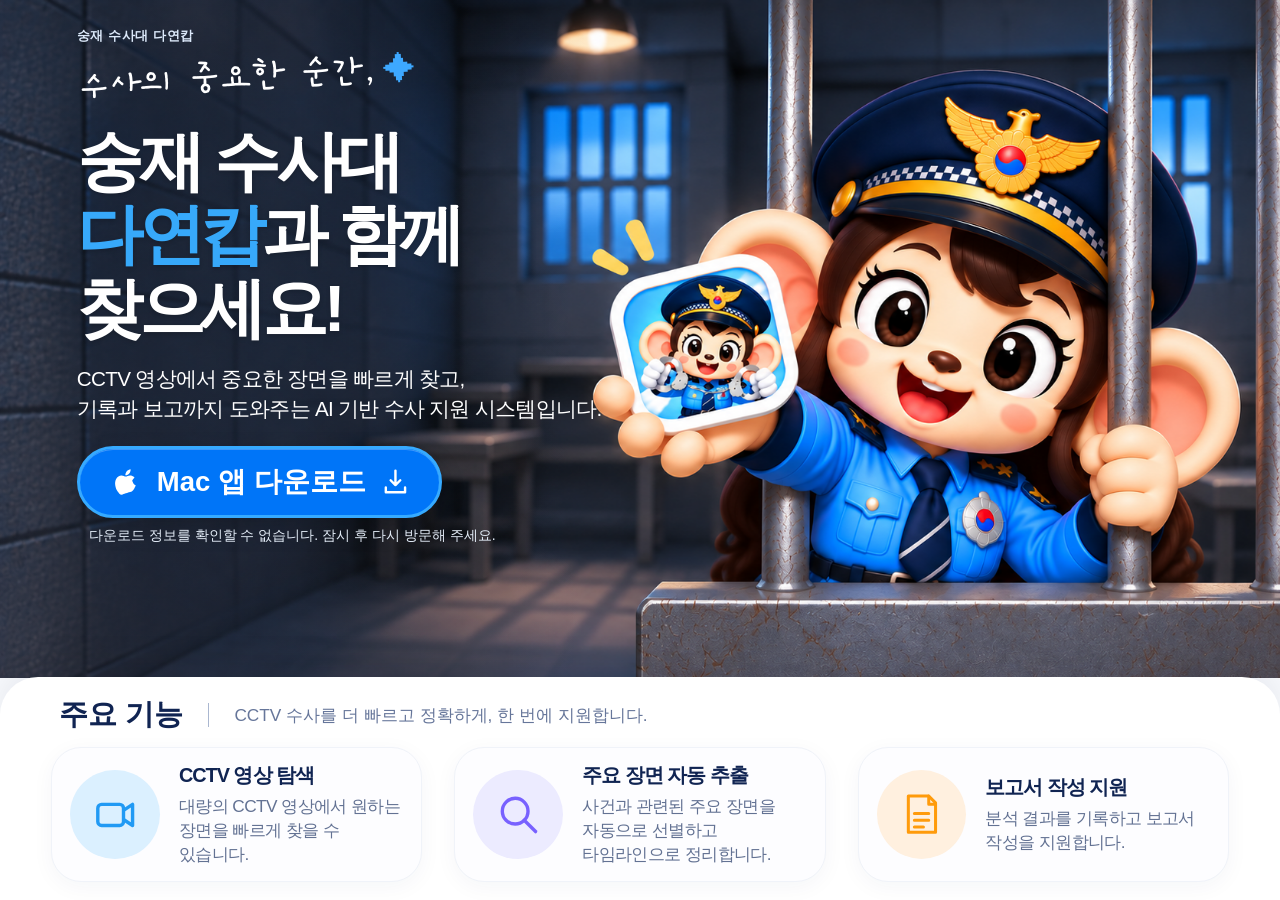
<file: site/index.html>
<!doctype html>
<html lang="ko">
  <head>
    <meta charset="utf-8">
    <meta name="viewport" content="width=device-width, initial-scale=1">
    <meta name="description" content="숭재 수사대 다연캅 — CCTV 영상에서 중요한 장면을 찾고 기록과 보고를 돕는 Mac 앱">
    <title>숭재 수사대 다연캅</title>
    <link rel="stylesheet" href="./styles.css">
    <script defer src="./config.js"></script>
    <script defer src="./app.js"></script>
  </head>
  <body>
    <main>
      <section class="hero" aria-labelledby="hero-title">
        <div class="hero-visual" aria-hidden="true">
          <img class="hero-background" src="./assets/hero-background.png" alt="">
        </div>
        <div class="hero-content">
          <p class="app-name">숭재 수사대 다연캅</p>
          <p class="eyebrow">수사의 중요한 순간,<span class="eyebrow-marks" aria-hidden="true">✦</span></p>
          <h1 id="hero-title">
            <span>숭재 수사대</span>
            <span><em>다연캅</em>과 함께</span>
            <span>찾으세요!</span>
          </h1>
          <p class="hero-description"><span>CCTV 영상에서 중요한 장면을 빠르게 찾고,</span><span>기록과 보고까지 도와주는 AI 기반 수사 지원 시스템입니다.</span></p>
          <a id="download-link" class="download-link" aria-disabled="true" tabindex="-1">
            <svg class="apple-icon" viewBox="0 0 24 24" aria-hidden="true"><path fill="currentColor" d="M16.7 12.6c0-2.2 1.8-3.3 1.9-3.3-1-1.5-2.5-1.7-3.1-1.7-1.3-.1-2.6.8-3.3.8-.8 0-1.9-.8-3.1-.8-1.6 0-3.1 1-3.9 2.5-1.6 2.8-.4 6.9 1.1 9.2.8 1.1 1.7 2.4 2.9 2.3 1.1 0 1.5-.7 3-1 1.5-.3 2-.9 3.1-1 1.3 0 2.2-1.2 3-2.4.8-1.2 1.2-2.3 1.2-2.4 0 0-2.3-.9-2.3-3.4ZM14.7 6.2c.7-.9 1.1-2 1-3.2-1 .1-2.1.7-2.8 1.5-.6.8-1.1 1.9-1 3 1.1.1 2.1-.5 2.8-1.3Z"/></svg>
            <span>Mac 앱 다운로드</span>
            <svg class="download-icon" viewBox="0 0 24 24" fill="none" stroke="currentColor" stroke-width="2" stroke-linecap="round" stroke-linejoin="round" aria-hidden="true"><path d="M12 3v12m-4-4 4 4 4-4M4 17v4h16v-4"/></svg>
          </a>
          <p id="download-status" class="download-status" role="status" aria-live="polite">다운로드 파일을 확인하고 있습니다.</p>
        </div>
      </section>
      <section class="features" aria-labelledby="features-title">
        <div class="features-heading">
          <h2 id="features-title">주요 기능</h2>
          <p>CCTV 수사를 더 빠르고 정확하게, 한 번에 지원합니다.</p>
        </div>
        <div class="feature-grid">
          <article class="feature-card">
            <div class="feature-icon feature-icon-video" aria-hidden="true">
              <svg viewBox="0 0 64 64" fill="none" stroke="currentColor" stroke-width="4.5" stroke-linejoin="round"><rect x="9" y="19" width="34" height="28" rx="5"/><path d="m43 27 12-8v28l-12-8"/></svg>
            </div>
            <div><h3>CCTV 영상 탐색</h3><p>대량의 CCTV 영상에서 원하는 장면을 빠르게 찾을 수 있습니다.</p></div>
          </article>
          <article class="feature-card">
            <div class="feature-icon feature-icon-search" aria-hidden="true">
              <svg viewBox="0 0 64 64" fill="none" stroke="currentColor" stroke-width="4.5" stroke-linecap="round"><circle cx="28" cy="28" r="17"/><path d="m40 40 15 15"/></svg>
            </div>
            <div><h3>주요 장면 자동 추출</h3><p>사건과 관련된 주요 장면을 자동으로 선별하고 타임라인으로 정리합니다.</p></div>
          </article>
          <article class="feature-card">
            <div class="feature-icon feature-icon-report" aria-hidden="true">
              <svg viewBox="0 0 64 64" fill="none" stroke="currentColor" stroke-width="4" stroke-linecap="round" stroke-linejoin="round"><path d="M15 8h27l9 9v39H15z"/><path d="M42 8v11h9M23 31h19M23 40h19M23 49h12"/></svg>
            </div>
            <div><h3>보고서 작성 지원</h3><p>분석 결과를 기록하고 보고서 작성을 지원합니다.</p></div>
          </article>
        </div>
      </section>
    </main>
  </body>
</html>
</file>
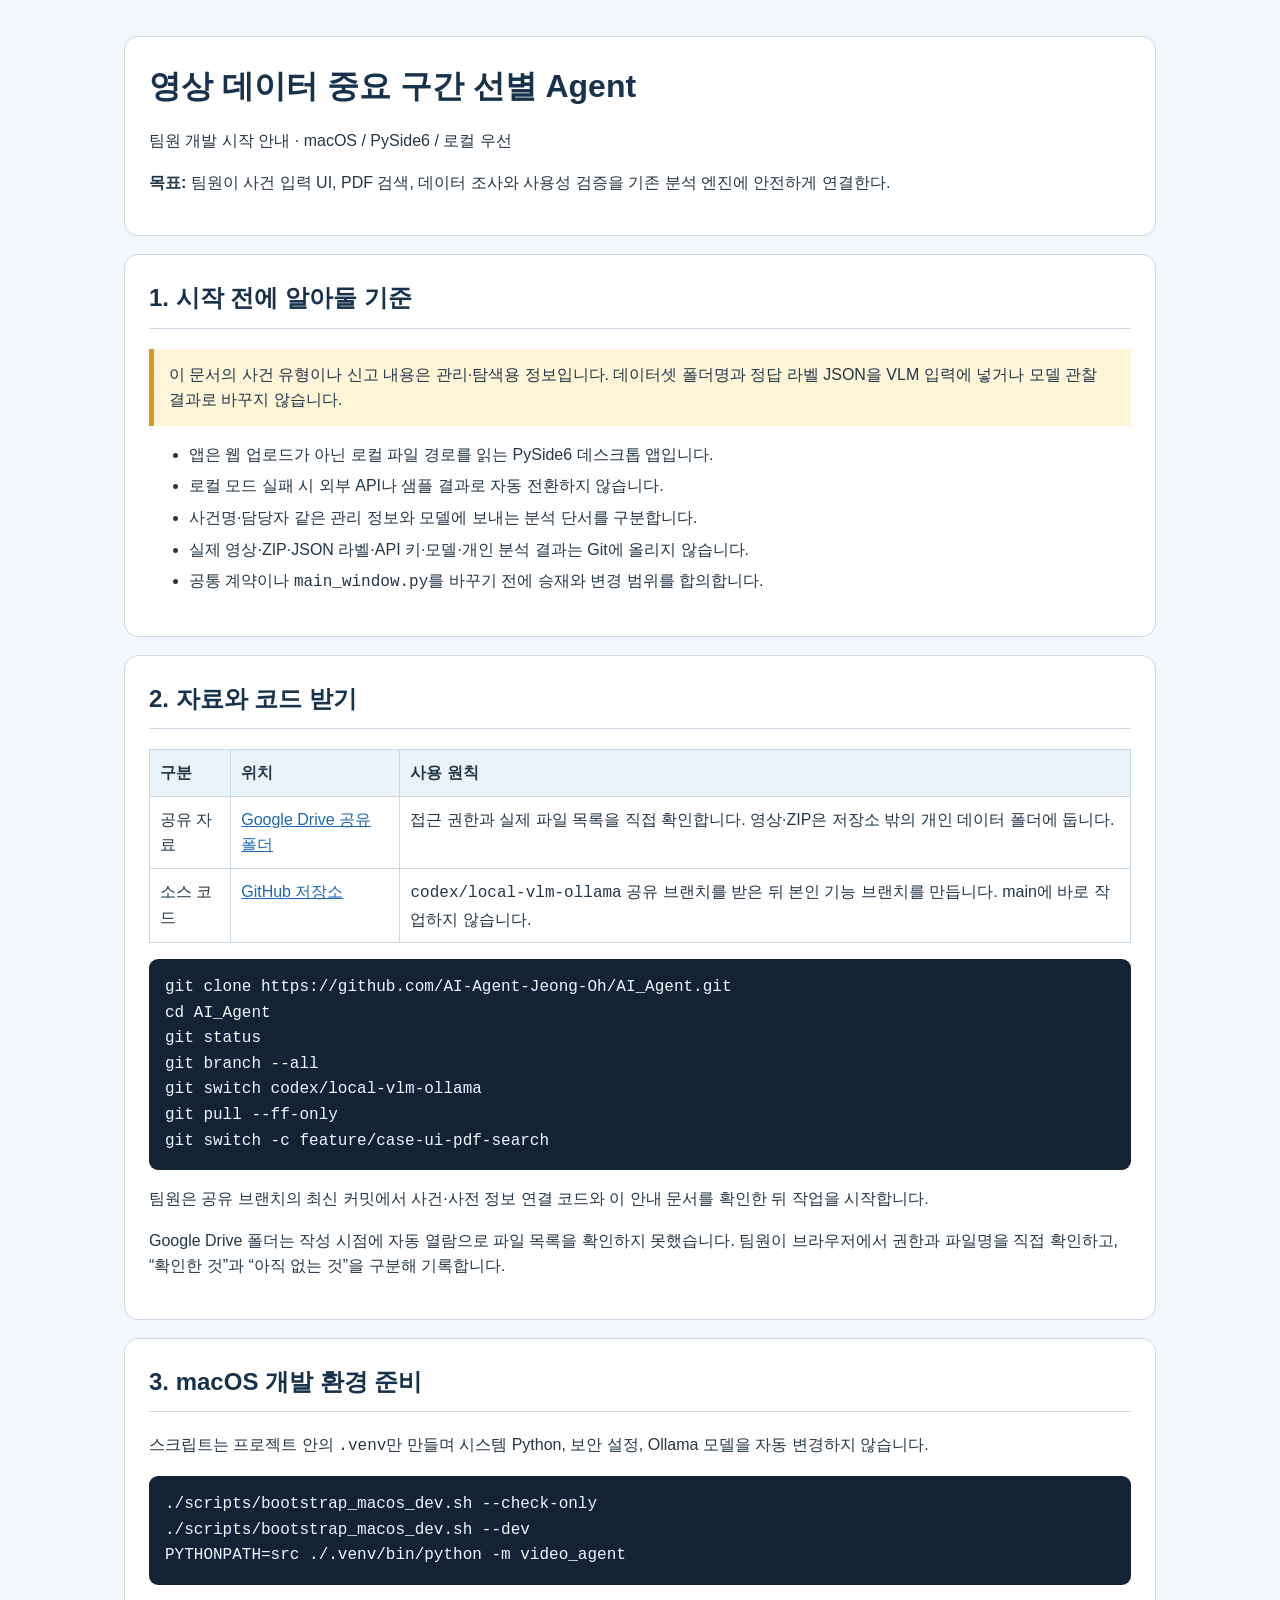
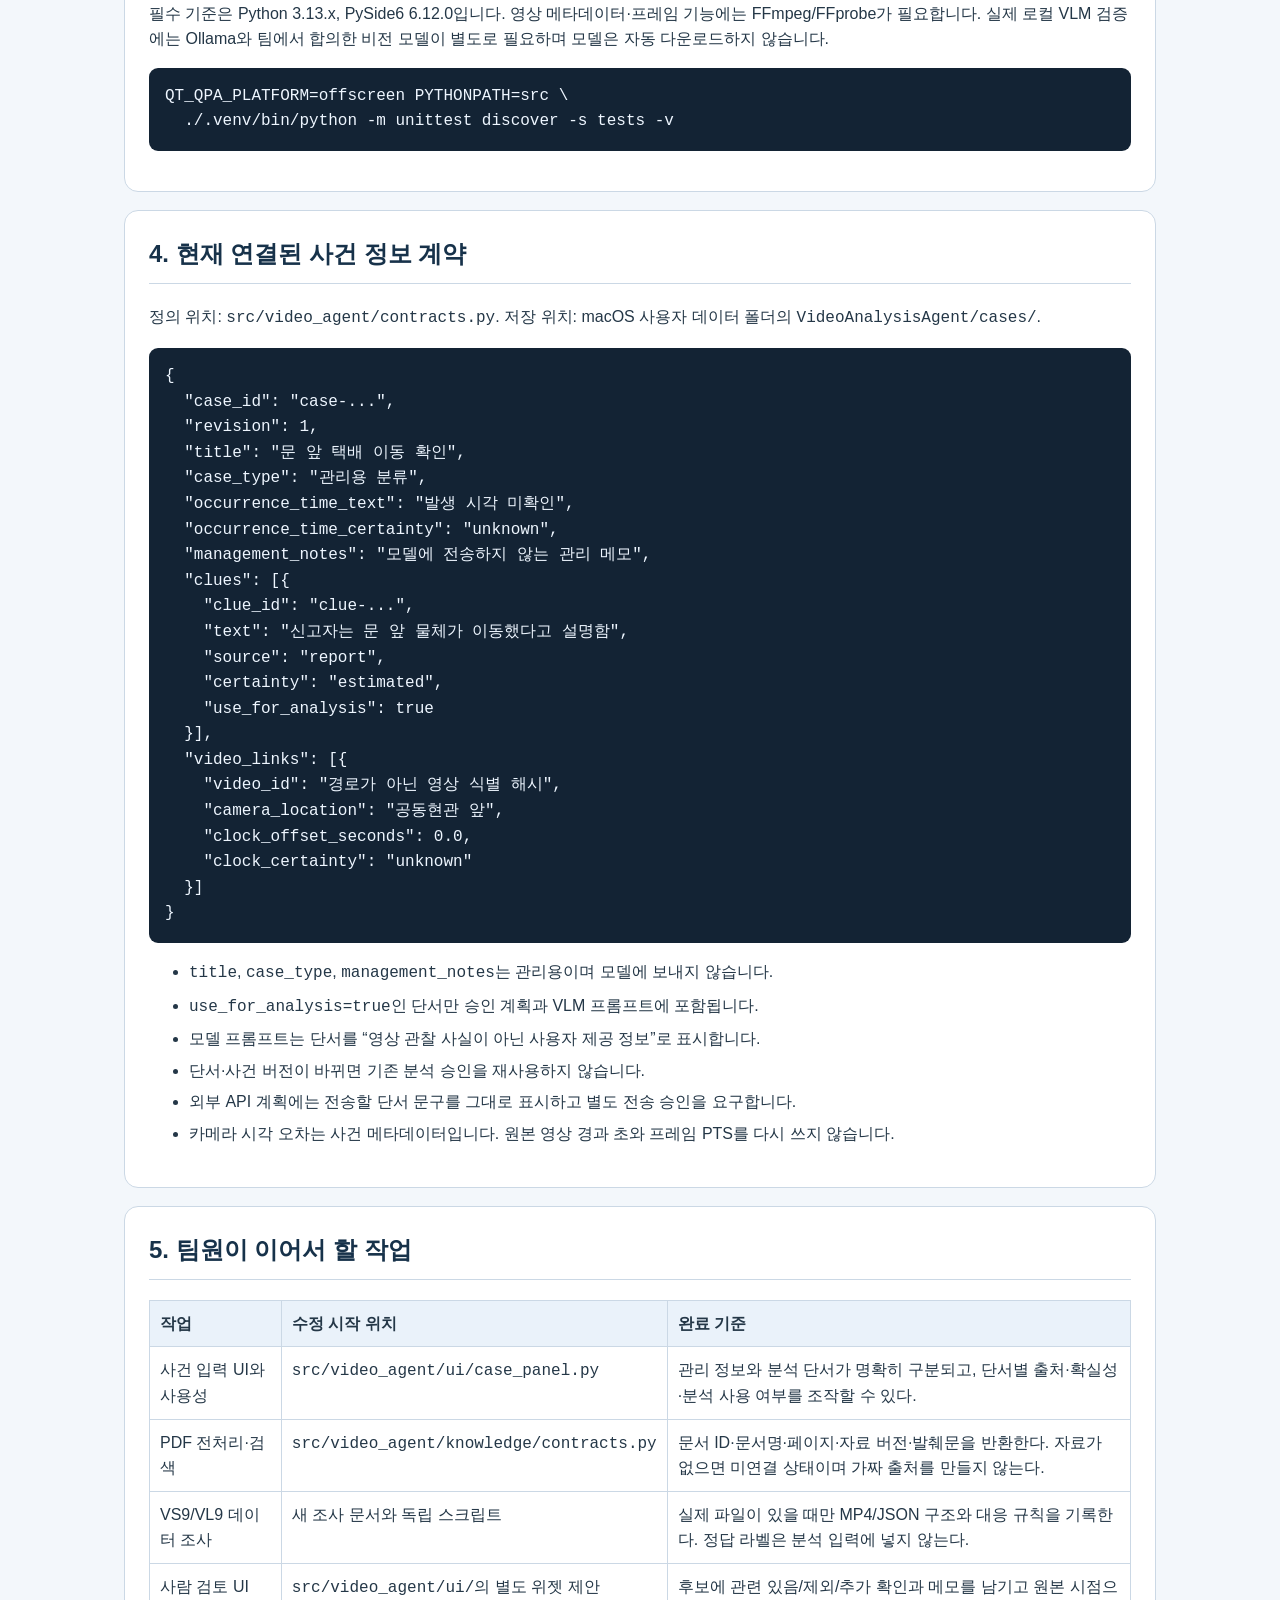
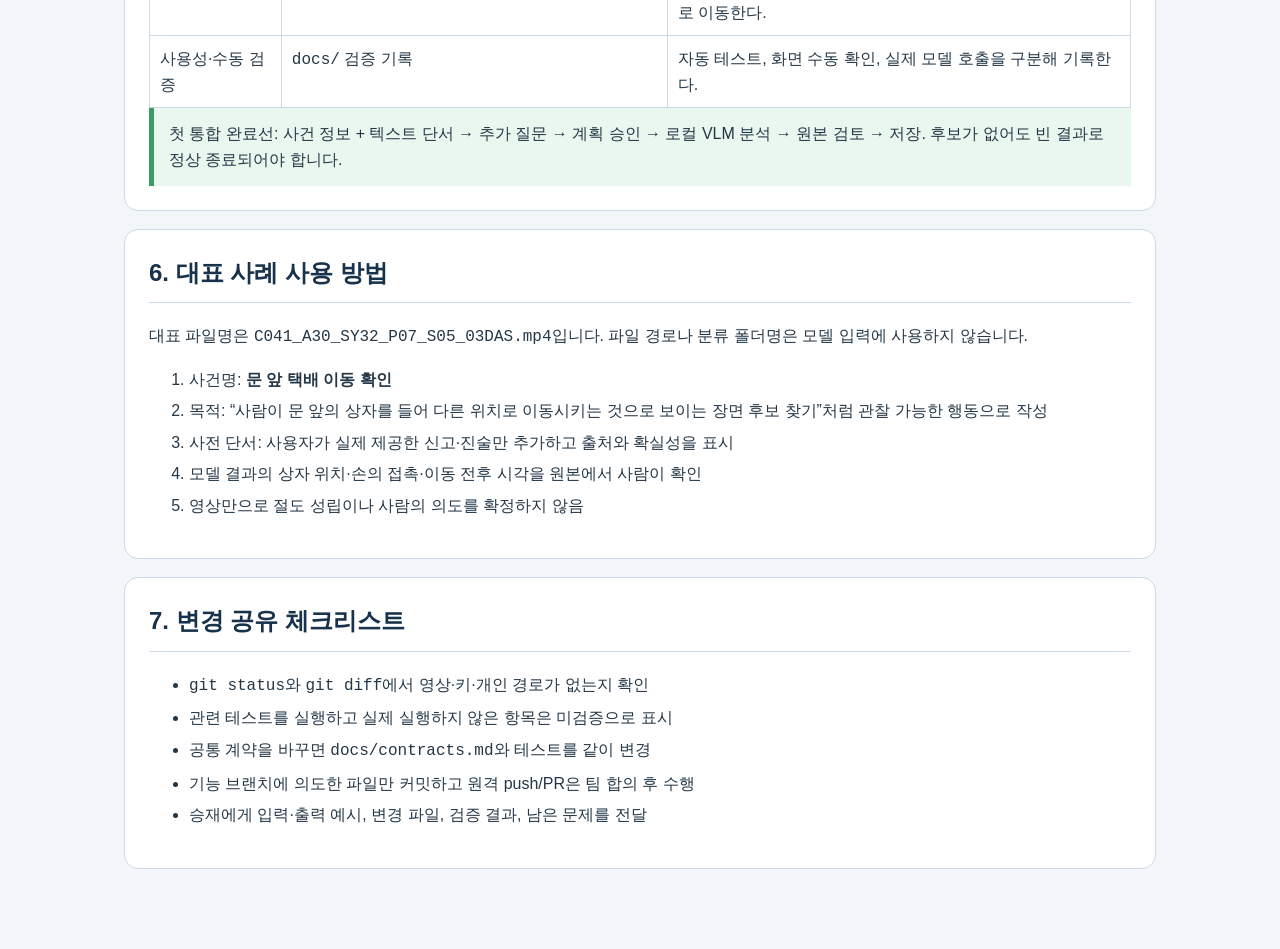
<file: docs/team-handoff.html>
<!doctype html>
<html lang="ko">
<head>
  <meta charset="utf-8">
  <meta name="viewport" content="width=device-width, initial-scale=1">
  <title>영상 분석 Agent · 팀원 시작 안내</title>
  <style>
    :root { color-scheme: light; --ink:#17324a; --line:#cbd8e5; --blue:#1f67b1; --pale:#f3f7fb; --warn:#fff5d8; }
    * { box-sizing: border-box; }
    body { margin:0; font-family:-apple-system,BlinkMacSystemFont,"Noto Sans KR",sans-serif; color:#243747; background:var(--pale); line-height:1.6; }
    main { max-width:1080px; margin:0 auto; padding:36px 24px 80px; }
    header, section { background:white; border:1px solid var(--line); border-radius:14px; padding:24px; margin-bottom:18px; }
    h1,h2,h3 { color:var(--ink); margin-top:0; }
    h1 { margin-bottom:6px; }
    h2 { border-bottom:1px solid var(--line); padding-bottom:10px; }
    code, pre { font-family:ui-monospace,SFMono-Regular,Menlo,monospace; }
    pre { background:#132334; color:#eef6ff; border-radius:9px; padding:16px; overflow:auto; }
    table { width:100%; border-collapse:collapse; }
    th,td { border:1px solid var(--line); padding:10px; text-align:left; vertical-align:top; }
    th { background:#eaf2fa; }
    .notice { background:var(--warn); border-left:5px solid #d79b21; padding:13px 15px; }
    .ok { background:#e9f7ef; border-left:5px solid #3a9b64; padding:13px 15px; }
    a { color:var(--blue); }
    li + li { margin-top:6px; }
  </style>
</head>
<body>
<main>
  <header>
    <h1>영상 데이터 중요 구간 선별 Agent</h1>
    <p>팀원 개발 시작 안내 · macOS / PySide6 / 로컬 우선</p>
    <p><strong>목표:</strong> 팀원이 사건 입력 UI, PDF 검색, 데이터 조사와 사용성 검증을 기존 분석 엔진에 안전하게 연결한다.</p>
  </header>

  <section>
    <h2>1. 시작 전에 알아둘 기준</h2>
    <div class="notice">
      이 문서의 사건 유형이나 신고 내용은 관리·탐색용 정보입니다. 데이터셋 폴더명과 정답 라벨 JSON을 VLM 입력에 넣거나 모델 관찰 결과로 바꾸지 않습니다.
    </div>
    <ul>
      <li>앱은 웹 업로드가 아닌 로컬 파일 경로를 읽는 PySide6 데스크톱 앱입니다.</li>
      <li>로컬 모드 실패 시 외부 API나 샘플 결과로 자동 전환하지 않습니다.</li>
      <li>사건명·담당자 같은 관리 정보와 모델에 보내는 분석 단서를 구분합니다.</li>
      <li>실제 영상·ZIP·JSON 라벨·API 키·모델·개인 분석 결과는 Git에 올리지 않습니다.</li>
      <li>공통 계약이나 <code>main_window.py</code>를 바꾸기 전에 승재와 변경 범위를 합의합니다.</li>
    </ul>
  </section>

  <section>
    <h2>2. 자료와 코드 받기</h2>
    <table>
      <tr><th>구분</th><th>위치</th><th>사용 원칙</th></tr>
      <tr>
        <td>공유 자료</td>
        <td><a href="https://drive.google.com/drive/folders/1YL8J4fxaso9V3ijCHVtt4_ayrzJvE_uo?hl=ko">Google Drive 공유 폴더</a></td>
        <td>접근 권한과 실제 파일 목록을 직접 확인합니다. 영상·ZIP은 저장소 밖의 개인 데이터 폴더에 둡니다.</td>
      </tr>
      <tr>
        <td>소스 코드</td>
        <td><a href="https://github.com/AI-Agent-Jeong-Oh/AI_Agent">GitHub 저장소</a></td>
        <td><code>codex/local-vlm-ollama</code> 공유 브랜치를 받은 뒤 본인 기능 브랜치를 만듭니다. main에 바로 작업하지 않습니다.</td>
      </tr>
    </table>
    <pre>git clone https://github.com/AI-Agent-Jeong-Oh/AI_Agent.git
cd AI_Agent
git status
git branch --all
git switch codex/local-vlm-ollama
git pull --ff-only
git switch -c feature/case-ui-pdf-search</pre>
    <p>팀원은 공유 브랜치의 최신 커밋에서 사건·사전 정보 연결 코드와 이 안내 문서를 확인한 뒤 작업을 시작합니다.</p>
    <p>Google Drive 폴더는 작성 시점에 자동 열람으로 파일 목록을 확인하지 못했습니다. 팀원이 브라우저에서 권한과 파일명을 직접 확인하고, “확인한 것”과 “아직 없는 것”을 구분해 기록합니다.</p>
  </section>

  <section>
    <h2>3. macOS 개발 환경 준비</h2>
    <p>스크립트는 프로젝트 안의 <code>.venv</code>만 만들며 시스템 Python, 보안 설정, Ollama 모델을 자동 변경하지 않습니다.</p>
    <pre>./scripts/bootstrap_macos_dev.sh --check-only
./scripts/bootstrap_macos_dev.sh --dev
PYTHONPATH=src ./.venv/bin/python -m video_agent</pre>
    <p>필수 기준은 Python 3.13.x, PySide6 6.12.0입니다. 영상 메타데이터·프레임 기능에는 FFmpeg/FFprobe가 필요합니다. 실제 로컬 VLM 검증에는 Ollama와 팀에서 합의한 비전 모델이 별도로 필요하며 모델은 자동 다운로드하지 않습니다.</p>
    <pre>QT_QPA_PLATFORM=offscreen PYTHONPATH=src \
  ./.venv/bin/python -m unittest discover -s tests -v</pre>
  </section>

  <section>
    <h2>4. 현재 연결된 사건 정보 계약</h2>
    <p>정의 위치: <code>src/video_agent/contracts.py</code>. 저장 위치: macOS 사용자 데이터 폴더의 <code>VideoAnalysisAgent/cases/</code>.</p>
    <pre>{
  "case_id": "case-...",
  "revision": 1,
  "title": "문 앞 택배 이동 확인",
  "case_type": "관리용 분류",
  "occurrence_time_text": "발생 시각 미확인",
  "occurrence_time_certainty": "unknown",
  "management_notes": "모델에 전송하지 않는 관리 메모",
  "clues": [{
    "clue_id": "clue-...",
    "text": "신고자는 문 앞 물체가 이동했다고 설명함",
    "source": "report",
    "certainty": "estimated",
    "use_for_analysis": true
  }],
  "video_links": [{
    "video_id": "경로가 아닌 영상 식별 해시",
    "camera_location": "공동현관 앞",
    "clock_offset_seconds": 0.0,
    "clock_certainty": "unknown"
  }]
}</pre>
    <ul>
      <li><code>title</code>, <code>case_type</code>, <code>management_notes</code>는 관리용이며 모델에 보내지 않습니다.</li>
      <li><code>use_for_analysis=true</code>인 단서만 승인 계획과 VLM 프롬프트에 포함됩니다.</li>
      <li>모델 프롬프트는 단서를 “영상 관찰 사실이 아닌 사용자 제공 정보”로 표시합니다.</li>
      <li>단서·사건 버전이 바뀌면 기존 분석 승인을 재사용하지 않습니다.</li>
      <li>외부 API 계획에는 전송할 단서 문구를 그대로 표시하고 별도 전송 승인을 요구합니다.</li>
      <li>카메라 시각 오차는 사건 메타데이터입니다. 원본 영상 경과 초와 프레임 PTS를 다시 쓰지 않습니다.</li>
    </ul>
  </section>

  <section>
    <h2>5. 팀원이 이어서 할 작업</h2>
    <table>
      <tr><th>작업</th><th>수정 시작 위치</th><th>완료 기준</th></tr>
      <tr>
        <td>사건 입력 UI와 사용성</td>
        <td><code>src/video_agent/ui/case_panel.py</code></td>
        <td>관리 정보와 분석 단서가 명확히 구분되고, 단서별 출처·확실성·분석 사용 여부를 조작할 수 있다.</td>
      </tr>
      <tr>
        <td>PDF 전처리·검색</td>
        <td><code>src/video_agent/knowledge/contracts.py</code></td>
        <td>문서 ID·문서명·페이지·자료 버전·발췌문을 반환한다. 자료가 없으면 미연결 상태이며 가짜 출처를 만들지 않는다.</td>
      </tr>
      <tr>
        <td>VS9/VL9 데이터 조사</td>
        <td>새 조사 문서와 독립 스크립트</td>
        <td>실제 파일이 있을 때만 MP4/JSON 구조와 대응 규칙을 기록한다. 정답 라벨은 분석 입력에 넣지 않는다.</td>
      </tr>
      <tr>
        <td>사람 검토 UI</td>
        <td><code>src/video_agent/ui/</code>의 별도 위젯 제안</td>
        <td>후보에 관련 있음/제외/추가 확인과 메모를 남기고 원본 시점으로 이동한다.</td>
      </tr>
      <tr>
        <td>사용성·수동 검증</td>
        <td><code>docs/</code> 검증 기록</td>
        <td>자동 테스트, 화면 수동 확인, 실제 모델 호출을 구분해 기록한다.</td>
      </tr>
    </table>
    <div class="ok">
      첫 통합 완료선: 사건 정보 + 텍스트 단서 → 추가 질문 → 계획 승인 → 로컬 VLM 분석 → 원본 검토 → 저장. 후보가 없어도 빈 결과로 정상 종료되어야 합니다.
    </div>
  </section>

  <section>
    <h2>6. 대표 사례 사용 방법</h2>
    <p>대표 파일명은 <code>C041_A30_SY32_P07_S05_03DAS.mp4</code>입니다. 파일 경로나 분류 폴더명은 모델 입력에 사용하지 않습니다.</p>
    <ol>
      <li>사건명: <strong>문 앞 택배 이동 확인</strong></li>
      <li>목적: “사람이 문 앞의 상자를 들어 다른 위치로 이동시키는 것으로 보이는 장면 후보 찾기”처럼 관찰 가능한 행동으로 작성</li>
      <li>사전 단서: 사용자가 실제 제공한 신고·진술만 추가하고 출처와 확실성을 표시</li>
      <li>모델 결과의 상자 위치·손의 접촉·이동 전후 시각을 원본에서 사람이 확인</li>
      <li>영상만으로 절도 성립이나 사람의 의도를 확정하지 않음</li>
    </ol>
  </section>

  <section>
    <h2>7. 변경 공유 체크리스트</h2>
    <ul>
      <li><code>git status</code>와 <code>git diff</code>에서 영상·키·개인 경로가 없는지 확인</li>
      <li>관련 테스트를 실행하고 실제 실행하지 않은 항목은 미검증으로 표시</li>
      <li>공통 계약을 바꾸면 <code>docs/contracts.md</code>와 테스트를 같이 변경</li>
      <li>기능 브랜치에 의도한 파일만 커밋하고 원격 push/PR은 팀 합의 후 수행</li>
      <li>승재에게 입력·출력 예시, 변경 파일, 검증 결과, 남은 문제를 전달</li>
    </ul>
  </section>
</main>
</body>
</html>
</file>
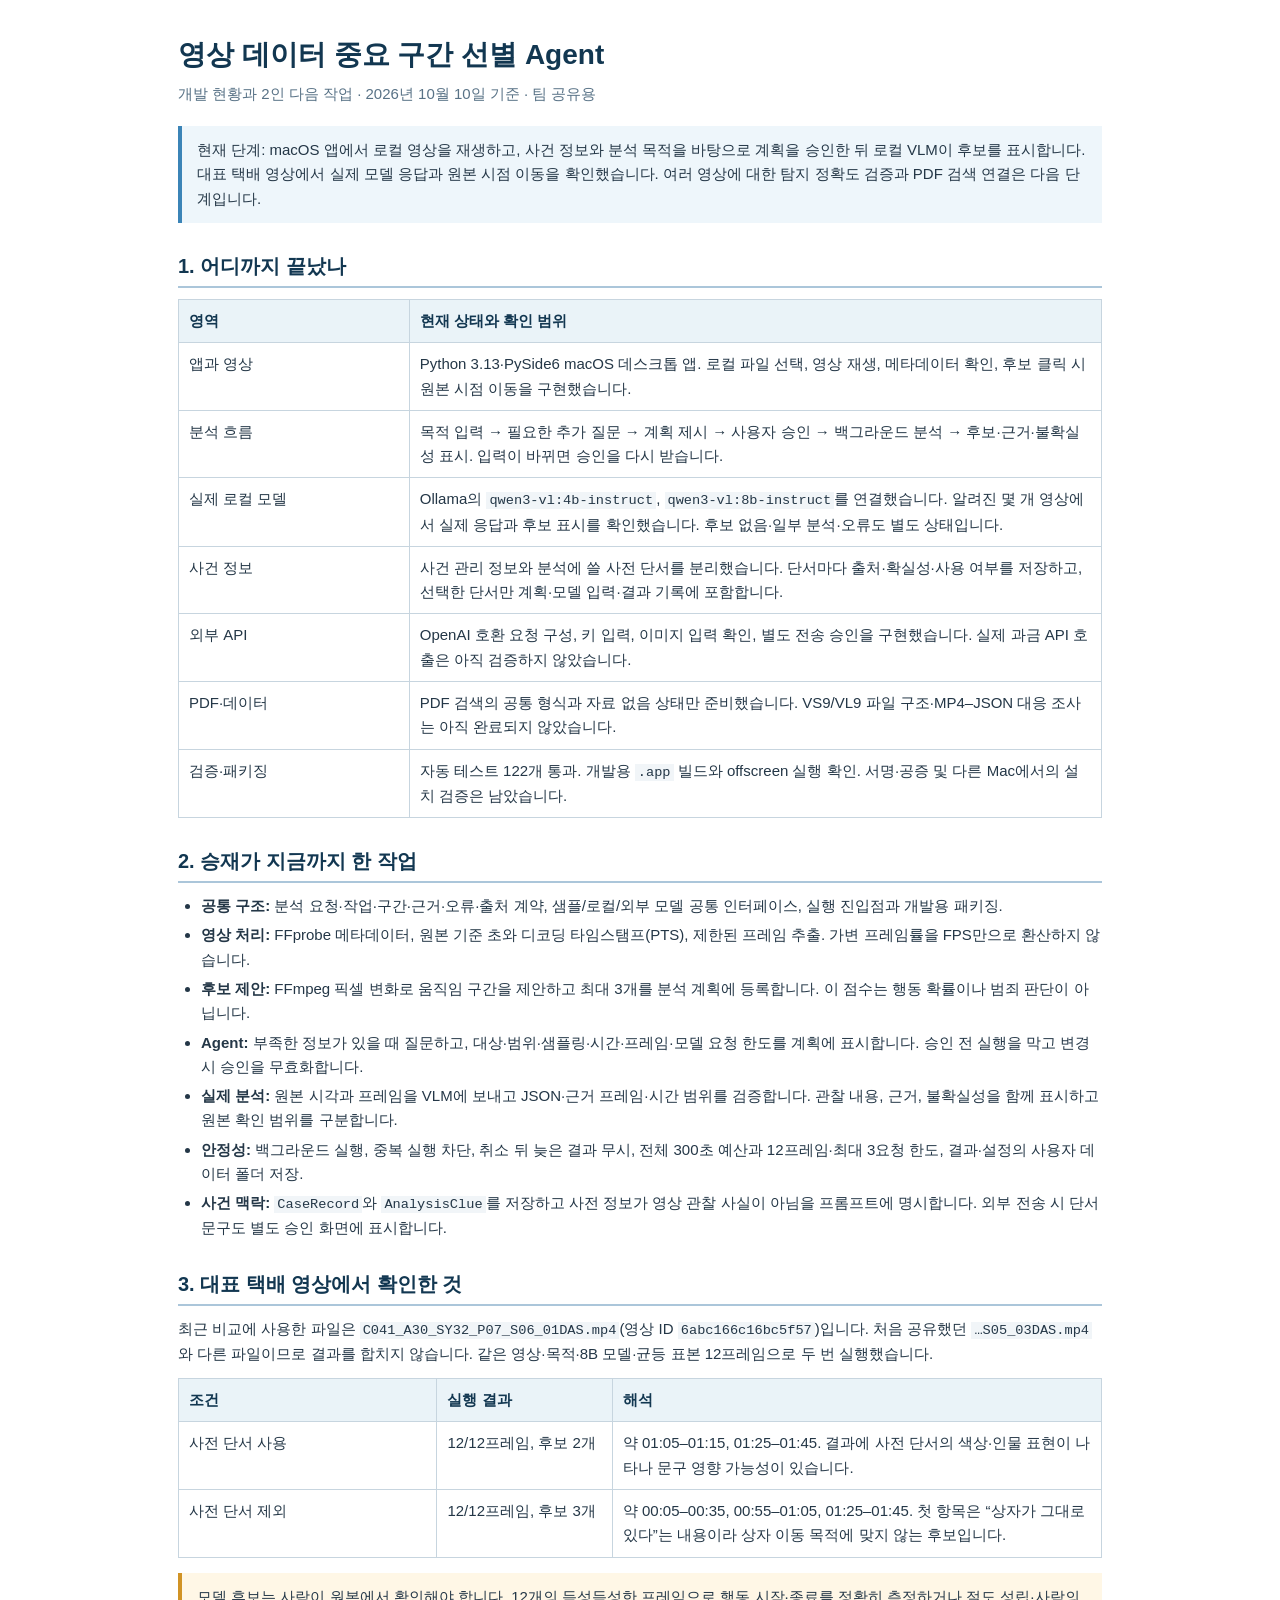
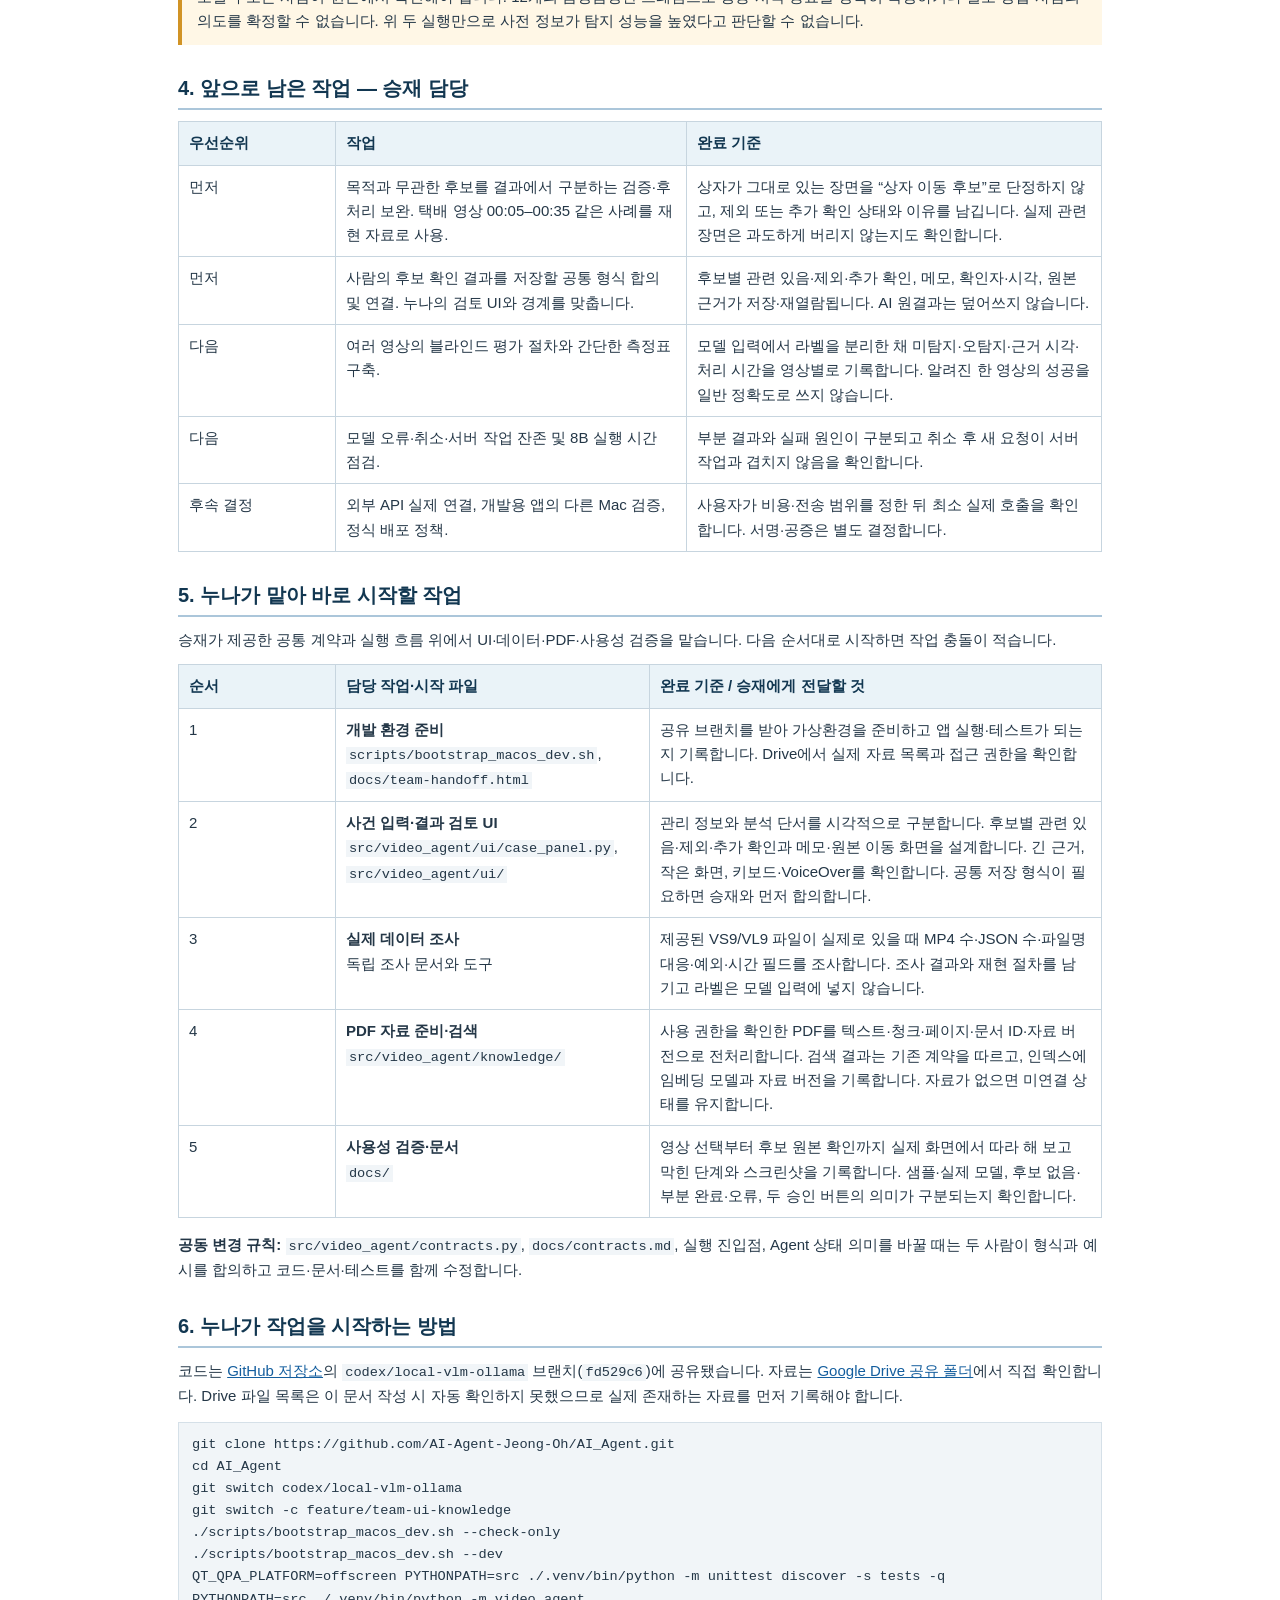
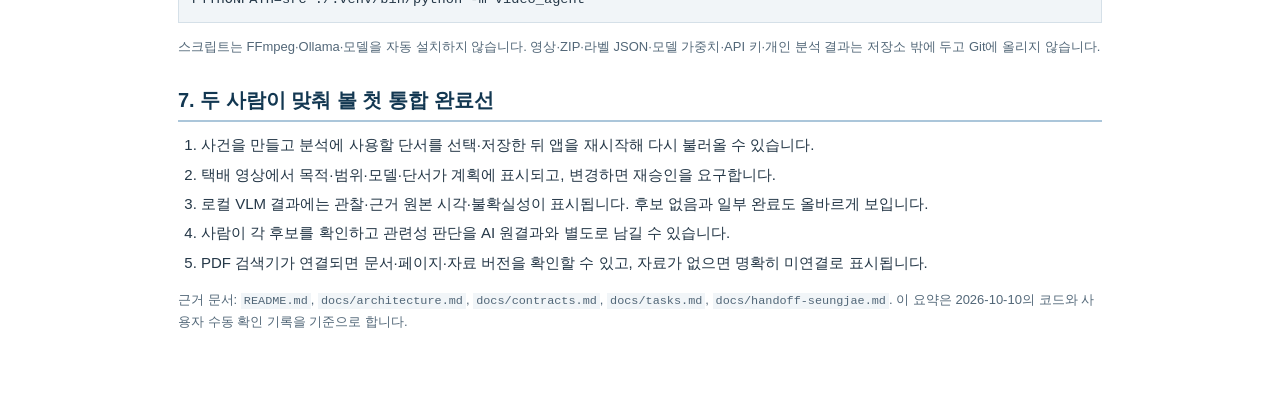
<file: docs/개발현황_및_2인_다음작업_2026-10-10.html>
<!doctype html>
<html lang="ko">
<head>
  <meta charset="utf-8">
  <meta name="viewport" content="width=device-width, initial-scale=1">
  <title>영상 데이터 중요 구간 선별 Agent — 개발 현황과 2인 다음 작업</title>
  <style>
    @page { size: A4; margin: 20mm 17mm; }
    * { box-sizing: border-box; }
    body { max-width: 980px; margin: 0 auto; padding: 36px 28px 56px; color: #243747; background: #fff; font: 15px/1.62 -apple-system, BlinkMacSystemFont, "Apple SD Gothic Neo", "Noto Sans KR", sans-serif; }
    h1, h2, h3 { color: #123751; line-height: 1.35; }
    h1 { margin: 0 0 8px; font-size: 28px; }
    h2 { margin: 30px 0 11px; padding-bottom: 6px; border-bottom: 2px solid #abc6da; font-size: 20px; }
    h3 { margin: 17px 0 7px; font-size: 16px; }
    p { margin: 7px 0 12px; }
    ul, ol { margin: 7px 0 14px; padding-left: 23px; }
    li { margin: 5px 0; }
    table { width: 100%; border-collapse: collapse; margin: 10px 0 15px; table-layout: fixed; }
    th, td { border: 1px solid #c7d5df; padding: 9px 10px; vertical-align: top; overflow-wrap: anywhere; }
    th { background: #eaf3f8; color: #123751; text-align: left; }
    code, pre { font-family: Menlo, Consolas, monospace; font-size: .91em; }
    code { background: #f1f5f8; padding: 1px 3px; }
    pre { padding: 11px 13px; background: #f1f5f8; border: 1px solid #d5e0e8; overflow-x: auto; white-space: pre-wrap; }
    a { color: #145e9e; }
    .subtitle { color: #587286; margin-bottom: 20px; }
    .callout { padding: 12px 15px; border-left: 4px solid #3b84b7; background: #eef6fb; }
    .caution { border-left-color: #d19325; background: #fff7e6; }
    .small { color: #526778; font-size: 13px; }
    .page-break { page-break-before: always; }
    @media print { body { max-width: none; padding: 0; font-size: 11pt; } h2, h3 { page-break-after: avoid; } table, .callout { page-break-inside: avoid; } }
  </style>
</head>
<body>
  <h1>영상 데이터 중요 구간 선별 Agent</h1>
  <p class="subtitle">개발 현황과 2인 다음 작업 · 2026년 10월 10일 기준 · 팀 공유용</p>
  <p class="callout">현재 단계: macOS 앱에서 로컬 영상을 재생하고, 사건 정보와 분석 목적을 바탕으로 계획을 승인한 뒤 로컬 VLM이 후보를 표시합니다. 대표 택배 영상에서 실제 모델 응답과 원본 시점 이동을 확인했습니다. 여러 영상에 대한 탐지 정확도 검증과 PDF 검색 연결은 다음 단계입니다.</p>

  <h2>1. 어디까지 끝났나</h2>
  <table>
    <tr><th style="width: 25%">영역</th><th>현재 상태와 확인 범위</th></tr>
    <tr><td>앱과 영상</td><td>Python 3.13·PySide6 macOS 데스크톱 앱. 로컬 파일 선택, 영상 재생, 메타데이터 확인, 후보 클릭 시 원본 시점 이동을 구현했습니다.</td></tr>
    <tr><td>분석 흐름</td><td>목적 입력 → 필요한 추가 질문 → 계획 제시 → 사용자 승인 → 백그라운드 분석 → 후보·근거·불확실성 표시. 입력이 바뀌면 승인을 다시 받습니다.</td></tr>
    <tr><td>실제 로컬 모델</td><td>Ollama의 <code>qwen3-vl:4b-instruct</code>, <code>qwen3-vl:8b-instruct</code>를 연결했습니다. 알려진 몇 개 영상에서 실제 응답과 후보 표시를 확인했습니다. 후보 없음·일부 분석·오류도 별도 상태입니다.</td></tr>
    <tr><td>사건 정보</td><td>사건 관리 정보와 분석에 쓸 사전 단서를 분리했습니다. 단서마다 출처·확실성·사용 여부를 저장하고, 선택한 단서만 계획·모델 입력·결과 기록에 포함합니다.</td></tr>
    <tr><td>외부 API</td><td>OpenAI 호환 요청 구성, 키 입력, 이미지 입력 확인, 별도 전송 승인을 구현했습니다. 실제 과금 API 호출은 아직 검증하지 않았습니다.</td></tr>
    <tr><td>PDF·데이터</td><td>PDF 검색의 공통 형식과 자료 없음 상태만 준비했습니다. VS9/VL9 파일 구조·MP4–JSON 대응 조사는 아직 완료되지 않았습니다.</td></tr>
    <tr><td>검증·패키징</td><td>자동 테스트 122개 통과. 개발용 <code>.app</code> 빌드와 offscreen 실행 확인. 서명·공증 및 다른 Mac에서의 설치 검증은 남았습니다.</td></tr>
  </table>

  <h2>2. 승재가 지금까지 한 작업</h2>
  <ul>
    <li><strong>공통 구조:</strong> 분석 요청·작업·구간·근거·오류·출처 계약, 샘플/로컬/외부 모델 공통 인터페이스, 실행 진입점과 개발용 패키징.</li>
    <li><strong>영상 처리:</strong> FFprobe 메타데이터, 원본 기준 초와 디코딩 타임스탬프(PTS), 제한된 프레임 추출. 가변 프레임률을 FPS만으로 환산하지 않습니다.</li>
    <li><strong>후보 제안:</strong> FFmpeg 픽셀 변화로 움직임 구간을 제안하고 최대 3개를 분석 계획에 등록합니다. 이 점수는 행동 확률이나 범죄 판단이 아닙니다.</li>
    <li><strong>Agent:</strong> 부족한 정보가 있을 때 질문하고, 대상·범위·샘플링·시간·프레임·모델 요청 한도를 계획에 표시합니다. 승인 전 실행을 막고 변경 시 승인을 무효화합니다.</li>
    <li><strong>실제 분석:</strong> 원본 시각과 프레임을 VLM에 보내고 JSON·근거 프레임·시간 범위를 검증합니다. 관찰 내용, 근거, 불확실성을 함께 표시하고 원본 확인 범위를 구분합니다.</li>
    <li><strong>안정성:</strong> 백그라운드 실행, 중복 실행 차단, 취소 뒤 늦은 결과 무시, 전체 300초 예산과 12프레임·최대 3요청 한도, 결과·설정의 사용자 데이터 폴더 저장.</li>
    <li><strong>사건 맥락:</strong> <code>CaseRecord</code>와 <code>AnalysisClue</code>를 저장하고 사전 정보가 영상 관찰 사실이 아님을 프롬프트에 명시합니다. 외부 전송 시 단서 문구도 별도 승인 화면에 표시합니다.</li>
  </ul>

  <h2>3. 대표 택배 영상에서 확인한 것</h2>
  <p>최근 비교에 사용한 파일은 <code>C041_A30_SY32_P07_S06_01DAS.mp4</code>(영상 ID <code>6abc166c16bc5f57</code>)입니다. 처음 공유했던 <code>…S05_03DAS.mp4</code>와 다른 파일이므로 결과를 합치지 않습니다. 같은 영상·목적·8B 모델·균등 표본 12프레임으로 두 번 실행했습니다.</p>
  <table>
    <tr><th style="width: 28%">조건</th><th style="width: 19%">실행 결과</th><th>해석</th></tr>
    <tr><td>사전 단서 사용</td><td>12/12프레임, 후보 2개</td><td>약 01:05–01:15, 01:25–01:45. 결과에 사전 단서의 색상·인물 표현이 나타나 문구 영향 가능성이 있습니다.</td></tr>
    <tr><td>사전 단서 제외</td><td>12/12프레임, 후보 3개</td><td>약 00:05–00:35, 00:55–01:05, 01:25–01:45. 첫 항목은 “상자가 그대로 있다”는 내용이라 상자 이동 목적에 맞지 않는 후보입니다.</td></tr>
  </table>
  <p class="callout caution">모델 후보는 사람이 원본에서 확인해야 합니다. 12개의 듬성듬성한 프레임으로 행동 시작·종료를 정확히 측정하거나 절도 성립·사람의 의도를 확정할 수 없습니다. 위 두 실행만으로 사전 정보가 탐지 성능을 높였다고 판단할 수 없습니다.</p>

  <h2>4. 앞으로 남은 작업 — 승재 담당</h2>
  <table>
    <tr><th style="width: 17%">우선순위</th><th style="width: 38%">작업</th><th>완료 기준</th></tr>
    <tr><td>먼저</td><td>목적과 무관한 후보를 결과에서 구분하는 검증·후처리 보완. 택배 영상 00:05–00:35 같은 사례를 재현 자료로 사용.</td><td>상자가 그대로 있는 장면을 “상자 이동 후보”로 단정하지 않고, 제외 또는 추가 확인 상태와 이유를 남깁니다. 실제 관련 장면은 과도하게 버리지 않는지도 확인합니다.</td></tr>
    <tr><td>먼저</td><td>사람의 후보 확인 결과를 저장할 공통 형식 합의 및 연결. 누나의 검토 UI와 경계를 맞춥니다.</td><td>후보별 관련 있음·제외·추가 확인, 메모, 확인자·시각, 원본 근거가 저장·재열람됩니다. AI 원결과는 덮어쓰지 않습니다.</td></tr>
    <tr><td>다음</td><td>여러 영상의 블라인드 평가 절차와 간단한 측정표 구축.</td><td>모델 입력에서 라벨을 분리한 채 미탐지·오탐지·근거 시각·처리 시간을 영상별로 기록합니다. 알려진 한 영상의 성공을 일반 정확도로 쓰지 않습니다.</td></tr>
    <tr><td>다음</td><td>모델 오류·취소·서버 작업 잔존 및 8B 실행 시간 점검.</td><td>부분 결과와 실패 원인이 구분되고 취소 후 새 요청이 서버 작업과 겹치지 않음을 확인합니다.</td></tr>
    <tr><td>후속 결정</td><td>외부 API 실제 연결, 개발용 앱의 다른 Mac 검증, 정식 배포 정책.</td><td>사용자가 비용·전송 범위를 정한 뒤 최소 실제 호출을 확인합니다. 서명·공증은 별도 결정합니다.</td></tr>
  </table>

  <h2 class="page-break">5. 누나가 맡아 바로 시작할 작업</h2>
  <p>승재가 제공한 공통 계약과 실행 흐름 위에서 UI·데이터·PDF·사용성 검증을 맡습니다. 다음 순서대로 시작하면 작업 충돌이 적습니다.</p>
  <table>
    <tr><th style="width: 17%">순서</th><th style="width: 34%">담당 작업·시작 파일</th><th>완료 기준 / 승재에게 전달할 것</th></tr>
    <tr><td>1</td><td><strong>개발 환경 준비</strong><br><code>scripts/bootstrap_macos_dev.sh</code>, <code>docs/team-handoff.html</code></td><td>공유 브랜치를 받아 가상환경을 준비하고 앱 실행·테스트가 되는지 기록합니다. Drive에서 실제 자료 목록과 접근 권한을 확인합니다.</td></tr>
    <tr><td>2</td><td><strong>사건 입력·결과 검토 UI</strong><br><code>src/video_agent/ui/case_panel.py</code>, <code>src/video_agent/ui/</code></td><td>관리 정보와 분석 단서를 시각적으로 구분합니다. 후보별 관련 있음·제외·추가 확인과 메모·원본 이동 화면을 설계합니다. 긴 근거, 작은 화면, 키보드·VoiceOver를 확인합니다. 공통 저장 형식이 필요하면 승재와 먼저 합의합니다.</td></tr>
    <tr><td>3</td><td><strong>실제 데이터 조사</strong><br>독립 조사 문서와 도구</td><td>제공된 VS9/VL9 파일이 실제로 있을 때 MP4 수·JSON 수·파일명 대응·예외·시간 필드를 조사합니다. 조사 결과와 재현 절차를 남기고 라벨은 모델 입력에 넣지 않습니다.</td></tr>
    <tr><td>4</td><td><strong>PDF 자료 준비·검색</strong><br><code>src/video_agent/knowledge/</code></td><td>사용 권한을 확인한 PDF를 텍스트·청크·페이지·문서 ID·자료 버전으로 전처리합니다. 검색 결과는 기존 계약을 따르고, 인덱스에 임베딩 모델과 자료 버전을 기록합니다. 자료가 없으면 미연결 상태를 유지합니다.</td></tr>
    <tr><td>5</td><td><strong>사용성 검증·문서</strong><br><code>docs/</code></td><td>영상 선택부터 후보 원본 확인까지 실제 화면에서 따라 해 보고 막힌 단계와 스크린샷을 기록합니다. 샘플·실제 모델, 후보 없음·부분 완료·오류, 두 승인 버튼의 의미가 구분되는지 확인합니다.</td></tr>
  </table>
  <p><strong>공동 변경 규칙:</strong> <code>src/video_agent/contracts.py</code>, <code>docs/contracts.md</code>, 실행 진입점, Agent 상태 의미를 바꿀 때는 두 사람이 형식과 예시를 합의하고 코드·문서·테스트를 함께 수정합니다.</p>

  <h2>6. 누나가 작업을 시작하는 방법</h2>
  <p>코드는 <a href="https://github.com/AI-Agent-Jeong-Oh/AI_Agent">GitHub 저장소</a>의 <code>codex/local-vlm-ollama</code> 브랜치(<code>fd529c6</code>)에 공유됐습니다. 자료는 <a href="https://drive.google.com/drive/folders/1YL8J4fxaso9V3ijCHVtt4_ayrzJvE_uo?hl=ko">Google Drive 공유 폴더</a>에서 직접 확인합니다. Drive 파일 목록은 이 문서 작성 시 자동 확인하지 못했으므로 실제 존재하는 자료를 먼저 기록해야 합니다.</p>
  <pre>git clone https://github.com/AI-Agent-Jeong-Oh/AI_Agent.git
cd AI_Agent
git switch codex/local-vlm-ollama
git switch -c feature/team-ui-knowledge
./scripts/bootstrap_macos_dev.sh --check-only
./scripts/bootstrap_macos_dev.sh --dev
QT_QPA_PLATFORM=offscreen PYTHONPATH=src ./.venv/bin/python -m unittest discover -s tests -q
PYTHONPATH=src ./.venv/bin/python -m video_agent</pre>
  <p class="small">스크립트는 FFmpeg·Ollama·모델을 자동 설치하지 않습니다. 영상·ZIP·라벨 JSON·모델 가중치·API 키·개인 분석 결과는 저장소 밖에 두고 Git에 올리지 않습니다.</p>

  <h2>7. 두 사람이 맞춰 볼 첫 통합 완료선</h2>
  <ol>
    <li>사건을 만들고 분석에 사용할 단서를 선택·저장한 뒤 앱을 재시작해 다시 불러올 수 있습니다.</li>
    <li>택배 영상에서 목적·범위·모델·단서가 계획에 표시되고, 변경하면 재승인을 요구합니다.</li>
    <li>로컬 VLM 결과에는 관찰·근거 원본 시각·불확실성이 표시됩니다. 후보 없음과 일부 완료도 올바르게 보입니다.</li>
    <li>사람이 각 후보를 확인하고 관련성 판단을 AI 원결과와 별도로 남길 수 있습니다.</li>
    <li>PDF 검색기가 연결되면 문서·페이지·자료 버전을 확인할 수 있고, 자료가 없으면 명확히 미연결로 표시됩니다.</li>
  </ol>
  <p class="small">근거 문서: <code>README.md</code>, <code>docs/architecture.md</code>, <code>docs/contracts.md</code>, <code>docs/tasks.md</code>, <code>docs/handoff-seungjae.md</code>. 이 요약은 2026-10-10의 코드와 사용자 수동 확인 기록을 기준으로 합니다.</p>
</body>
</html>
</file>
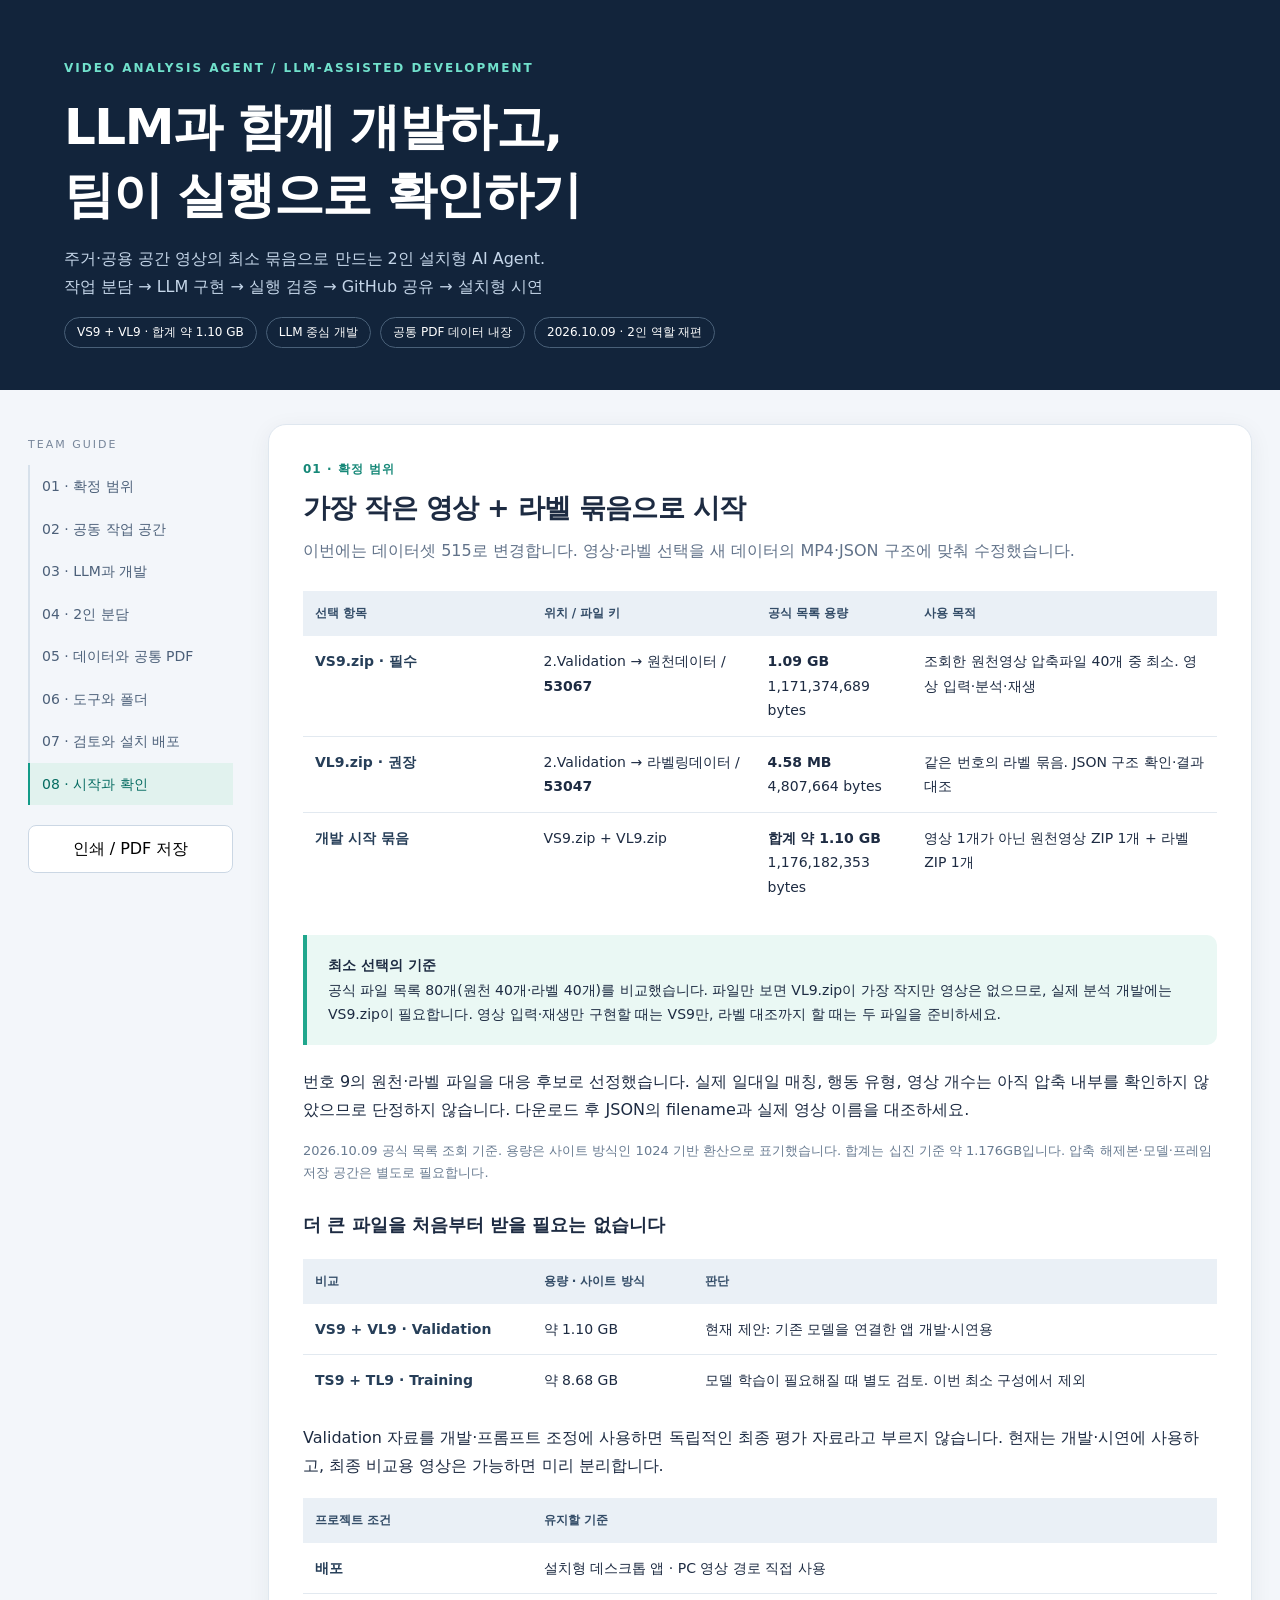
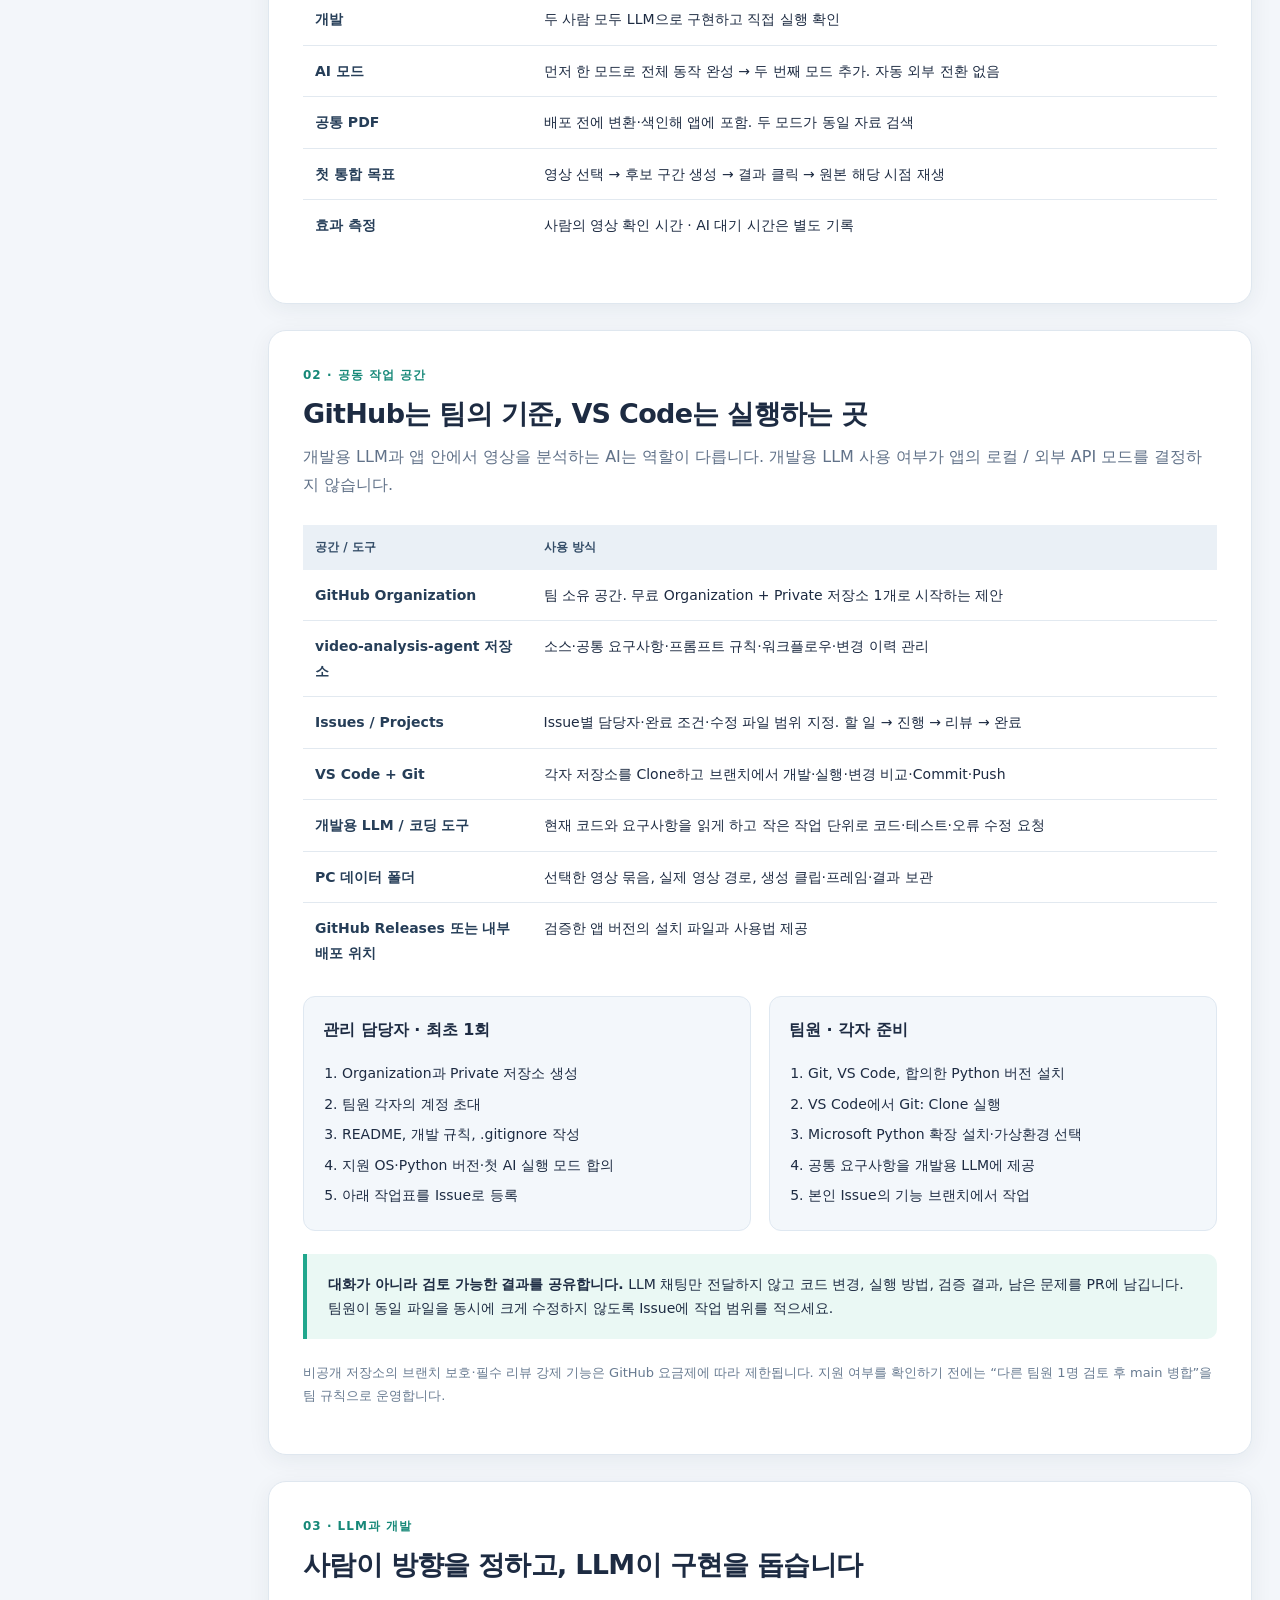
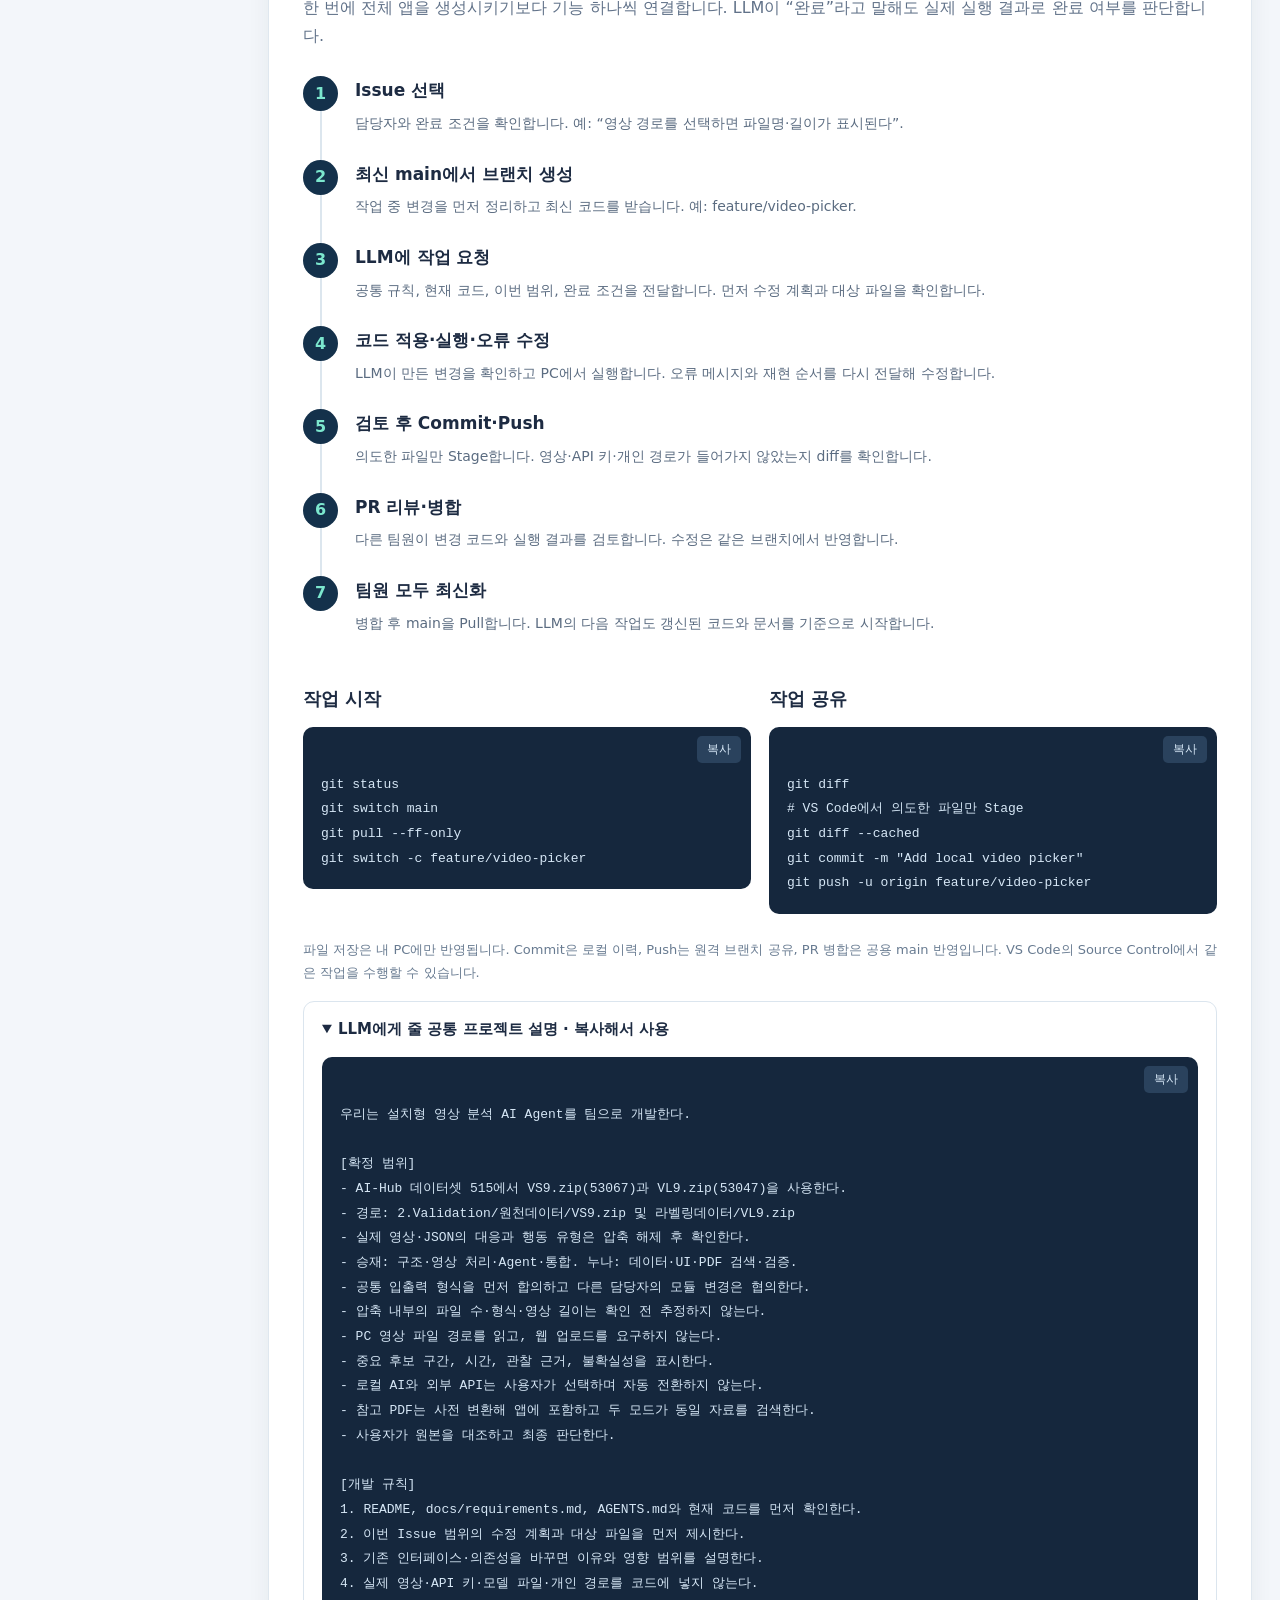
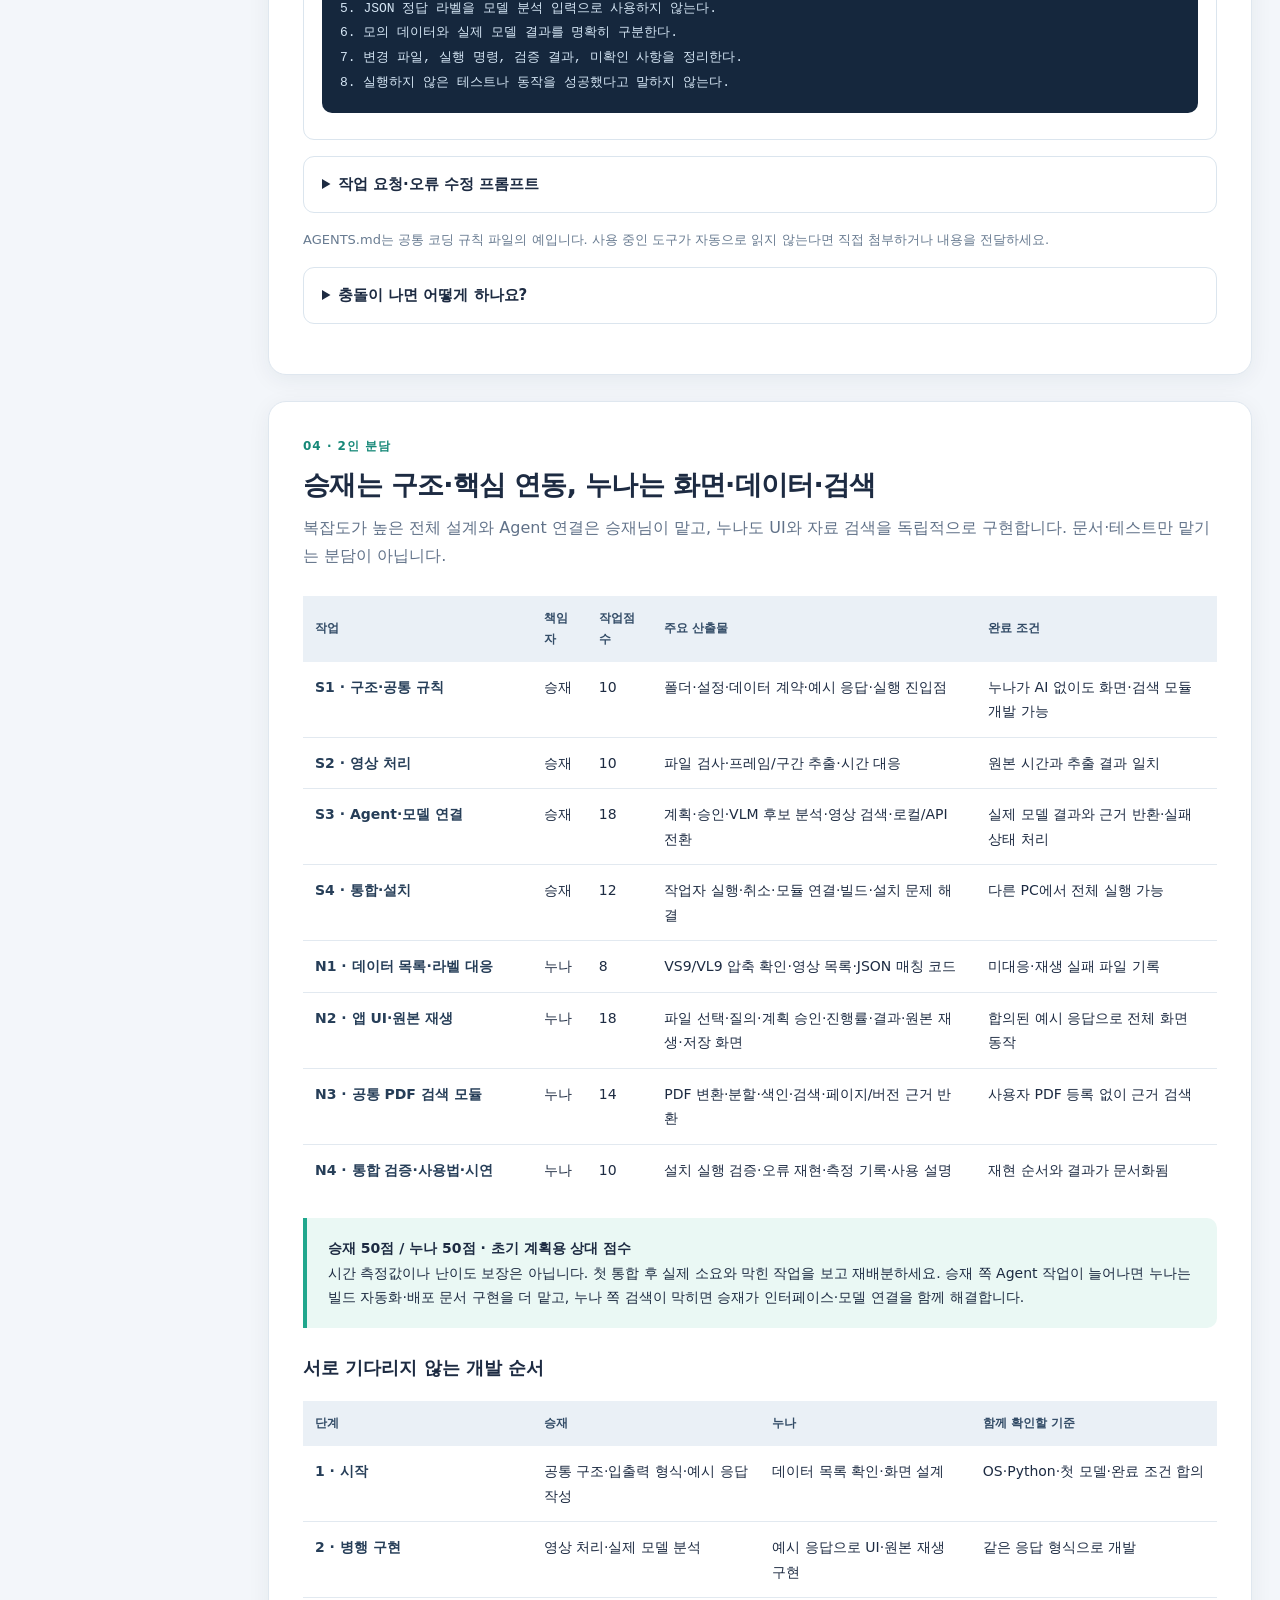
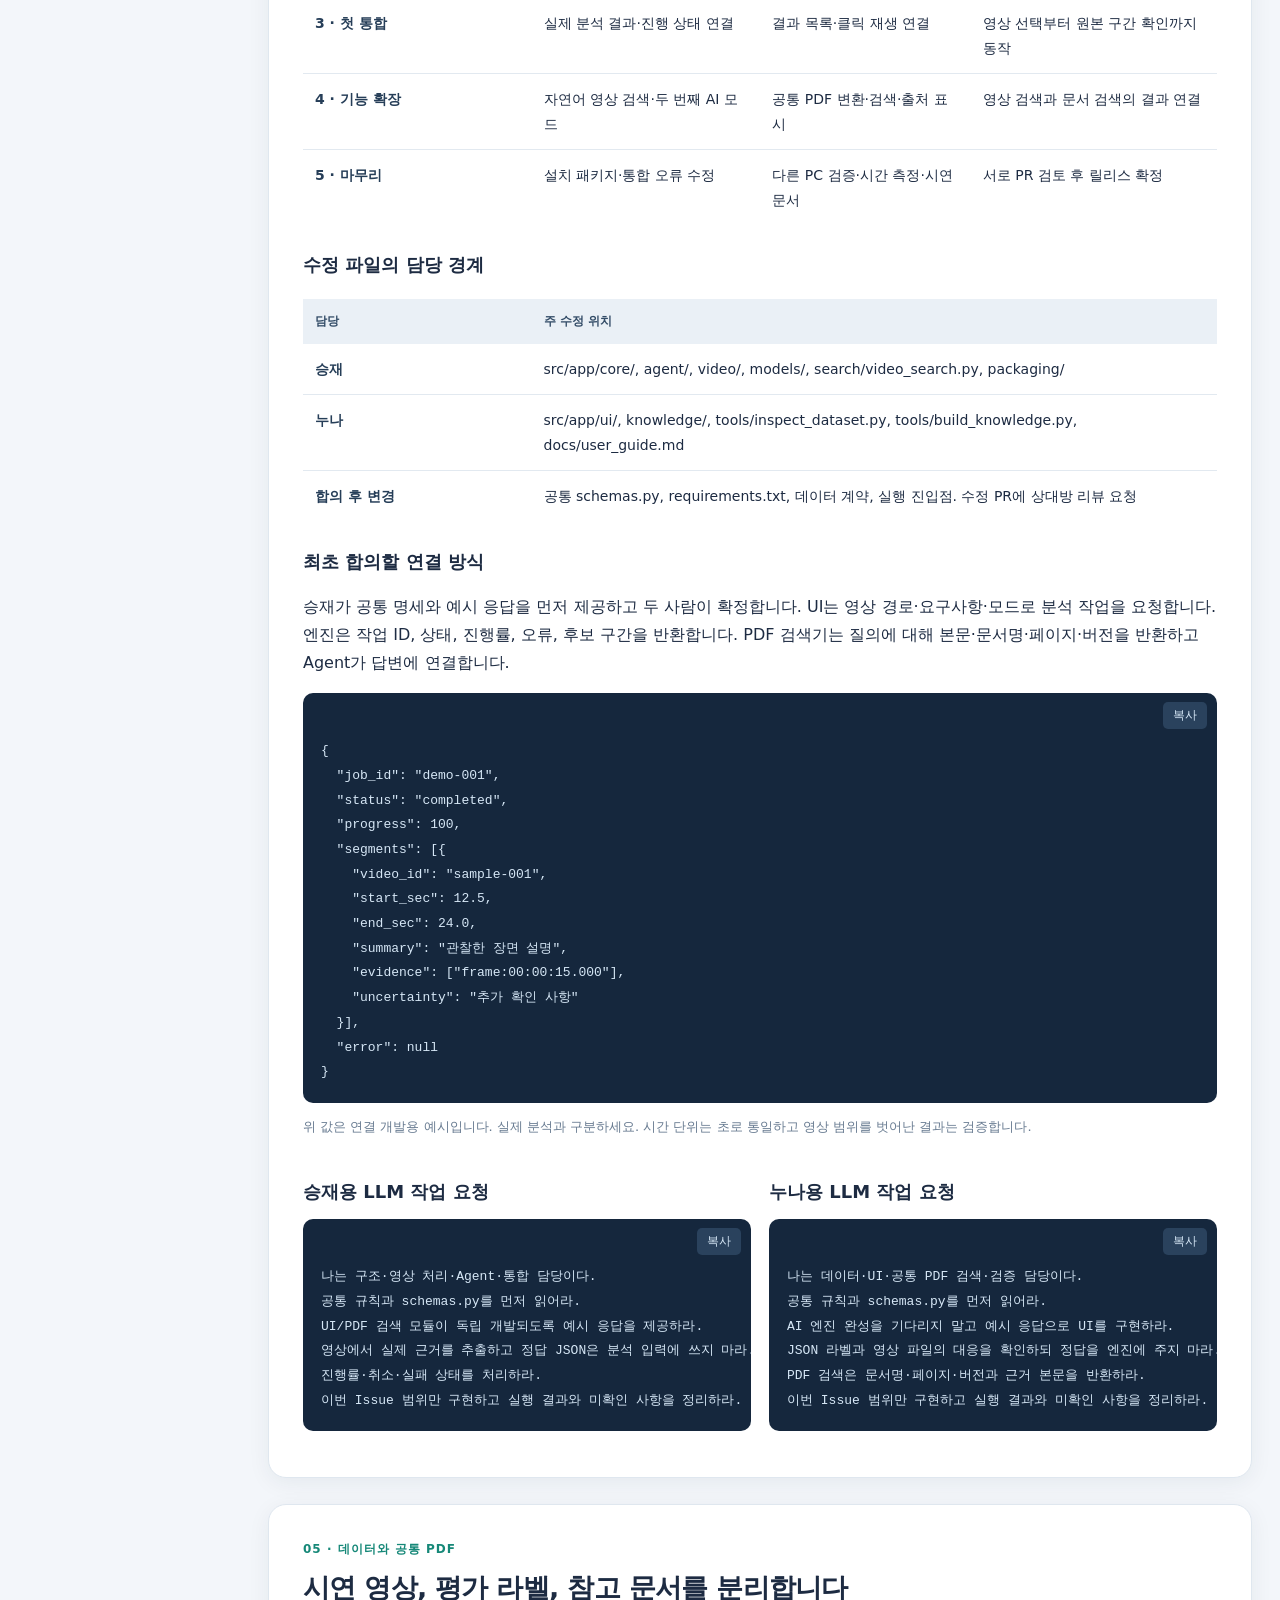
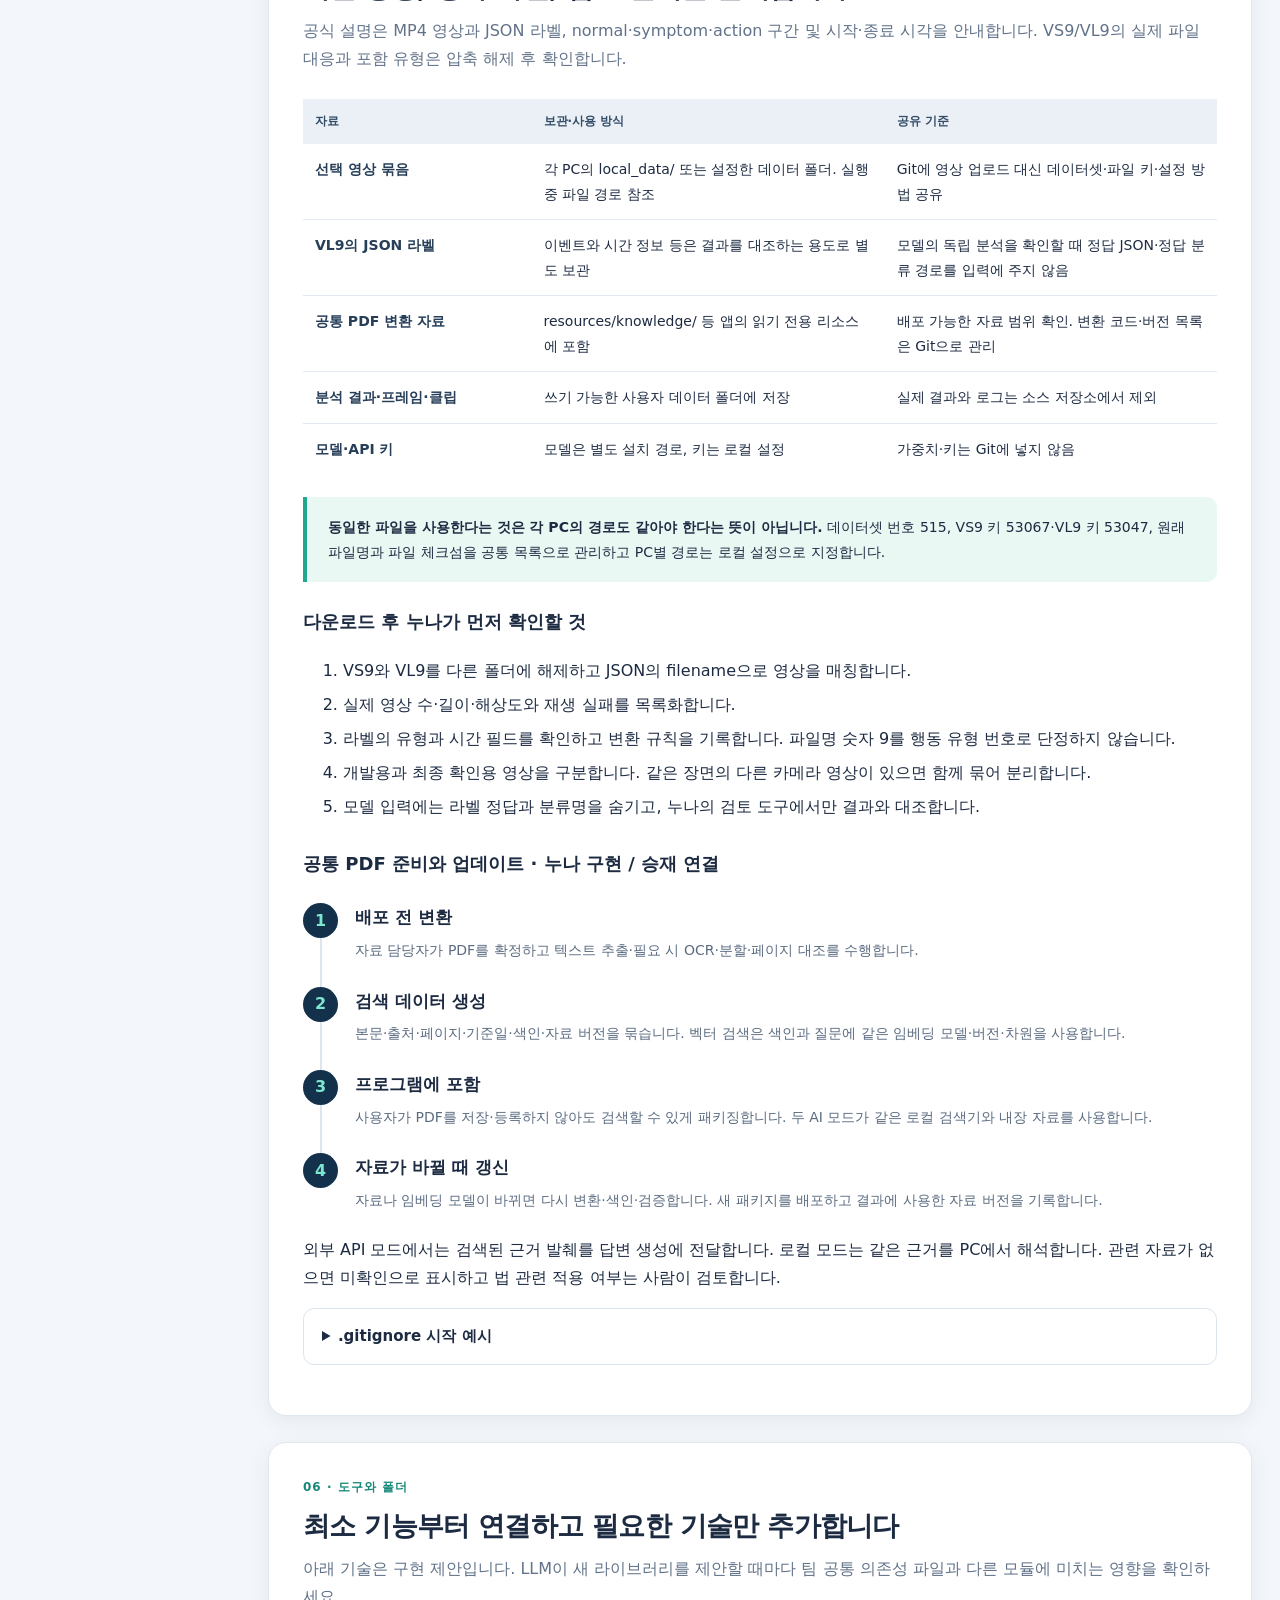
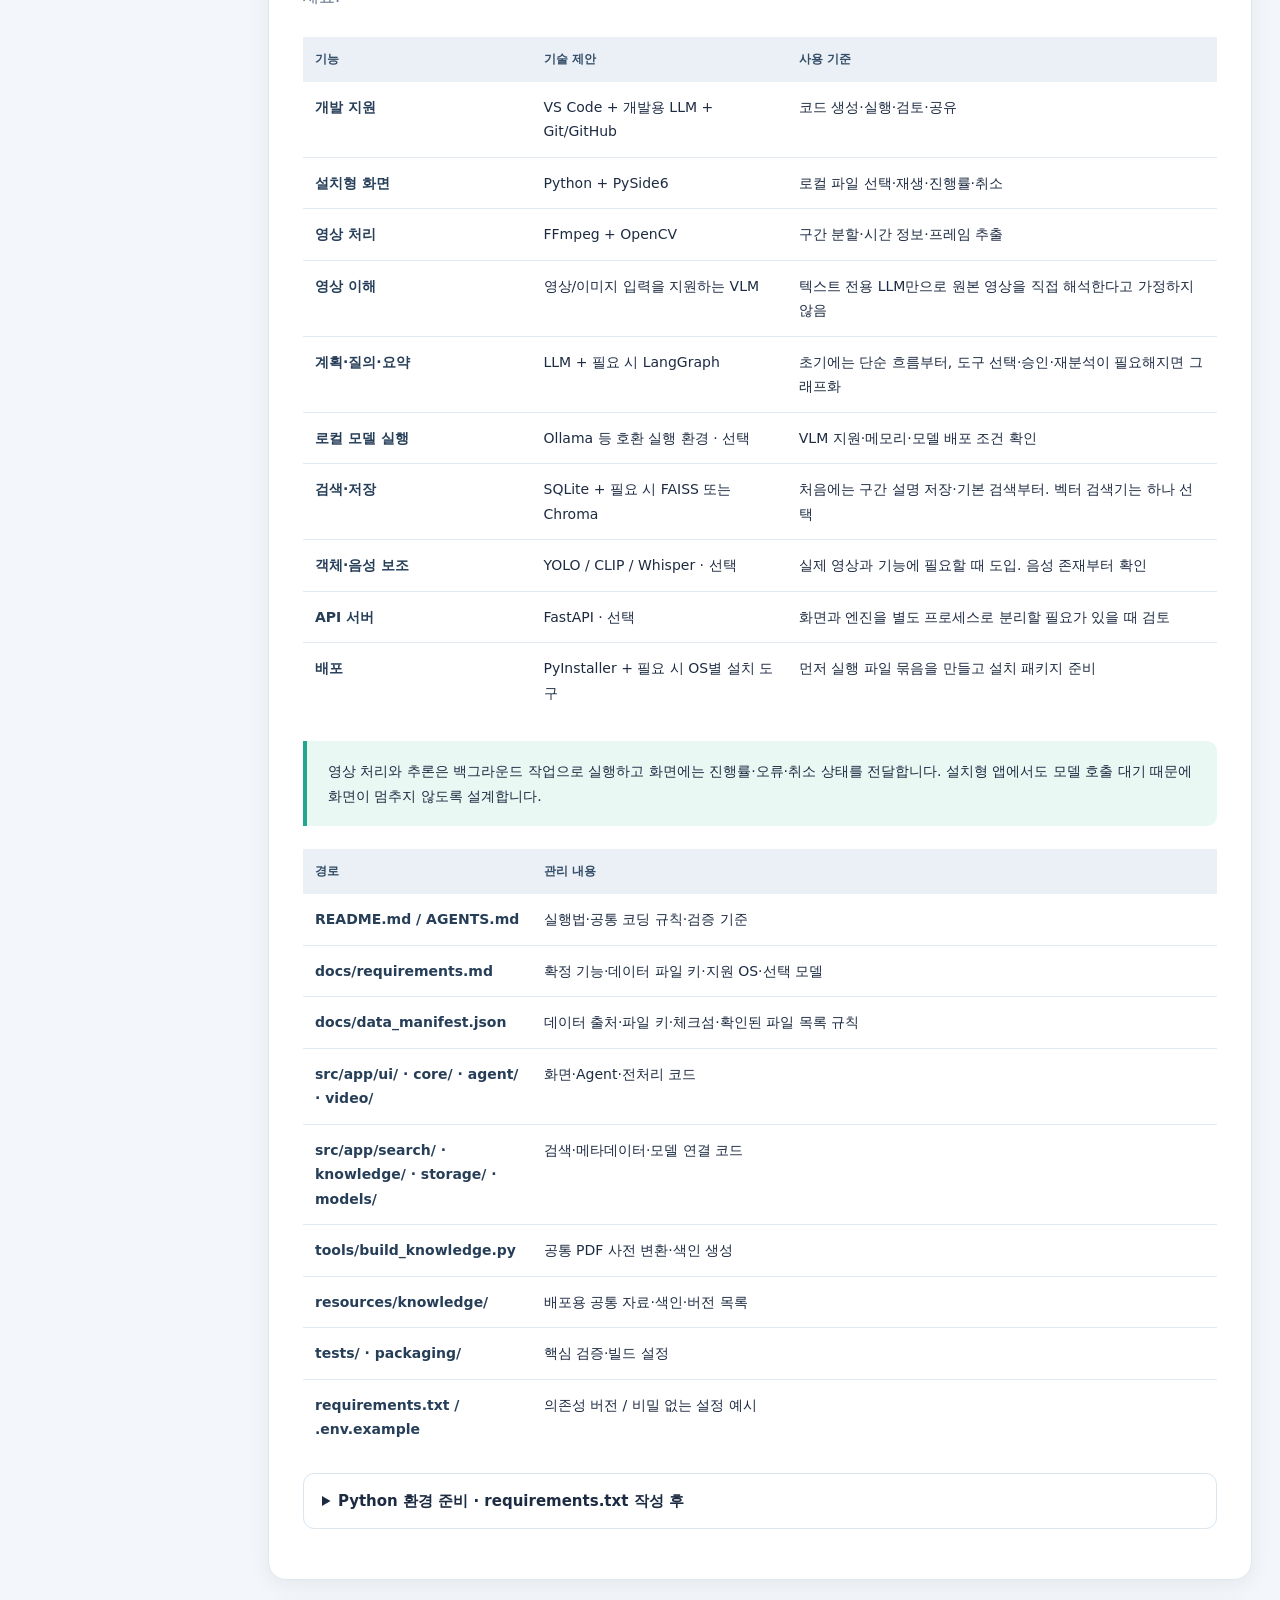
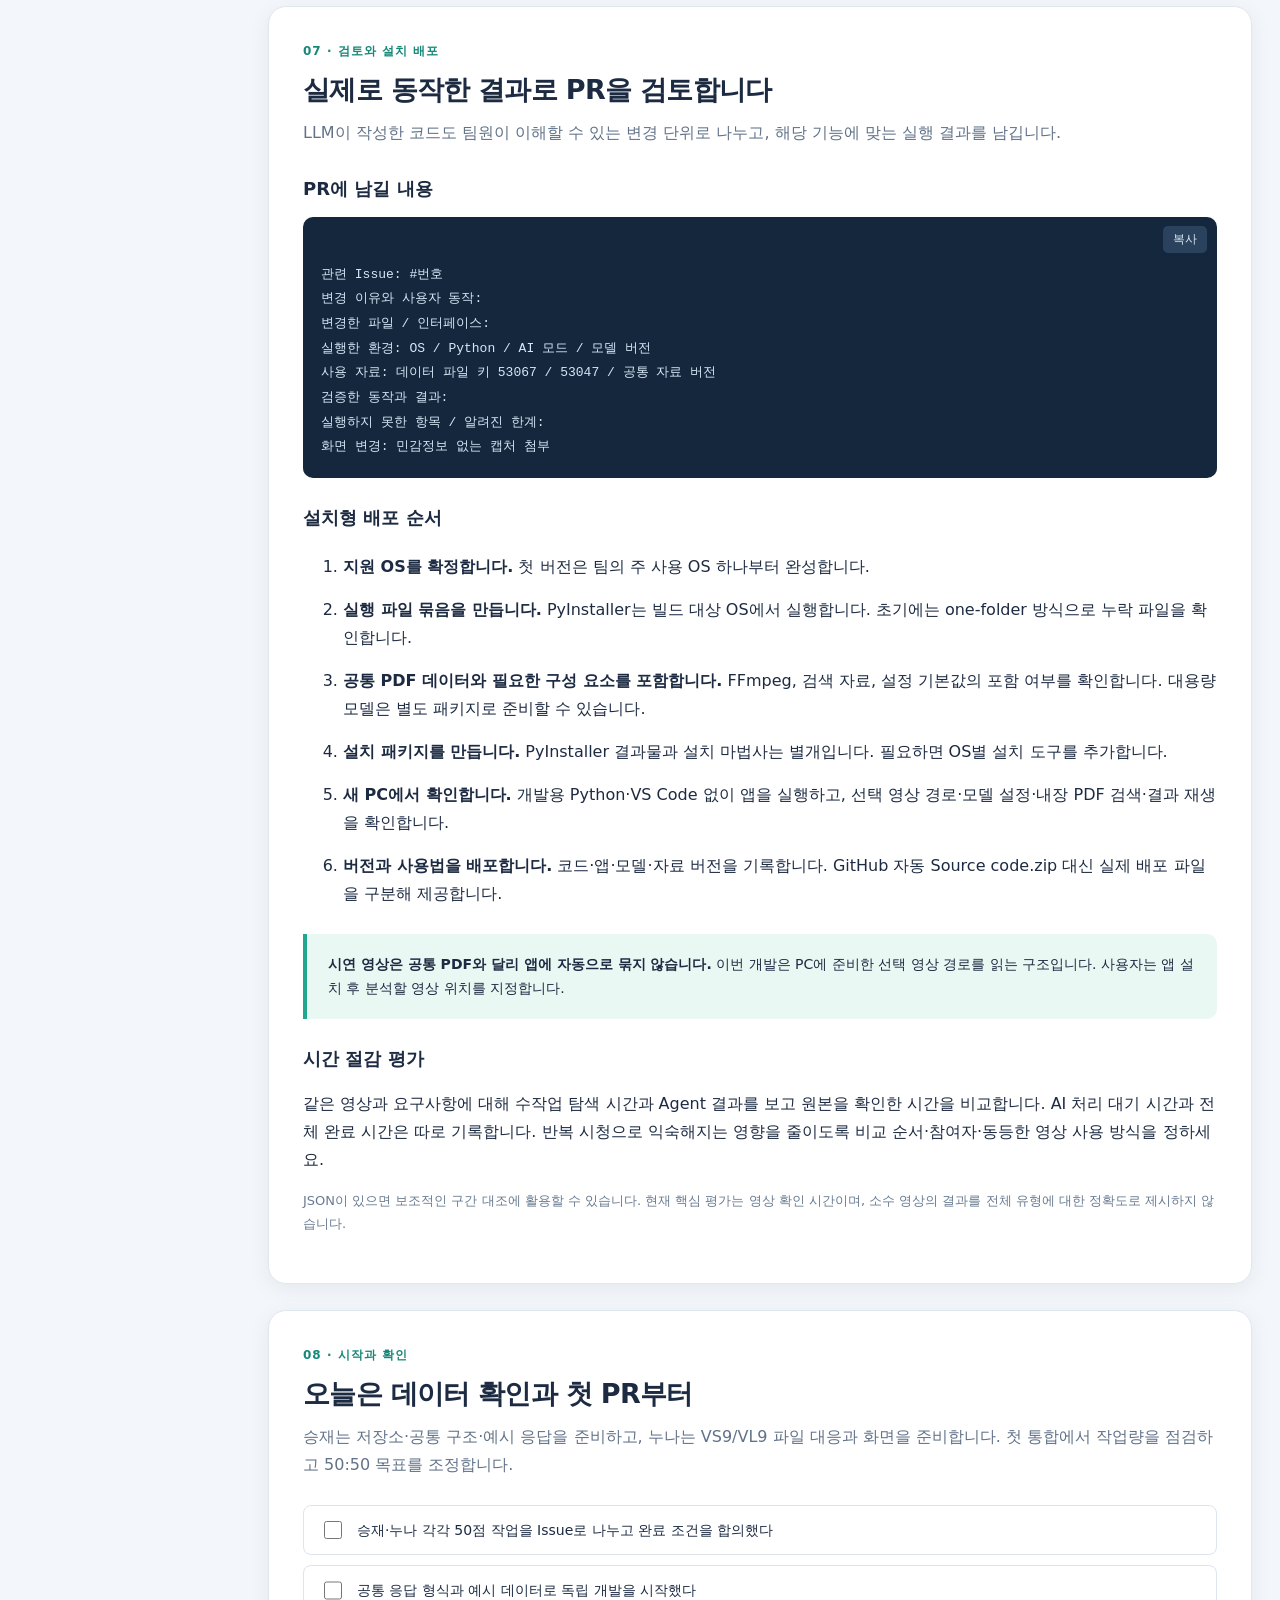
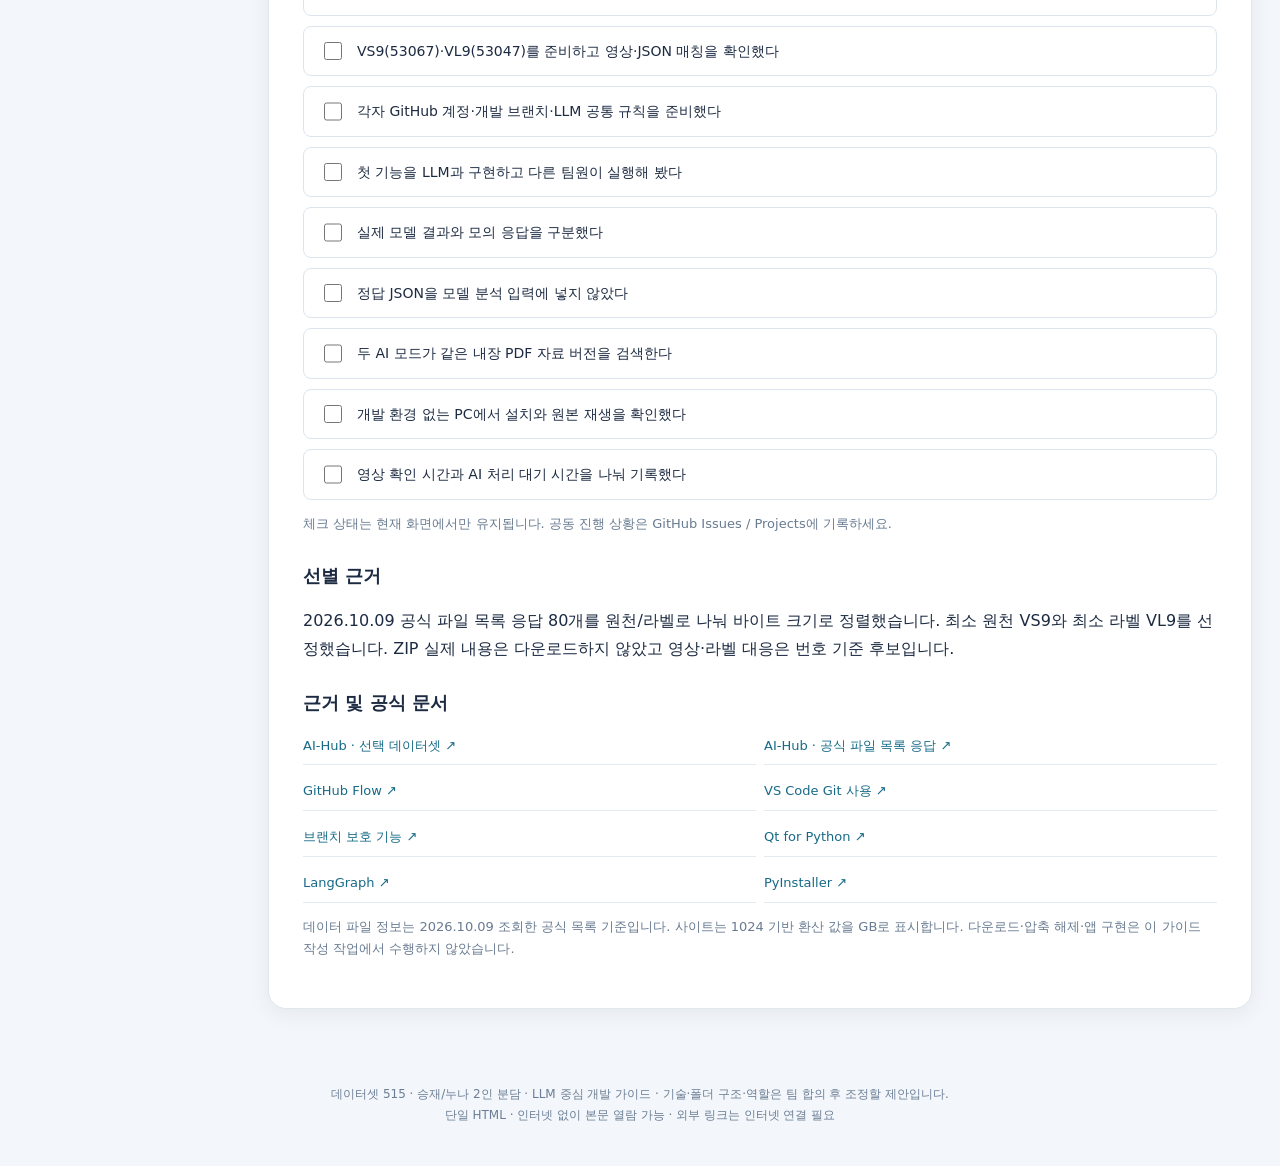
<file: docs/영상분석_Agent_2인협업가이드_수정본.html>
<!doctype html><html lang="ko"><head><meta charset="utf-8"><meta name="viewport" content="width=device-width,initial-scale=1"><title>영상분석 Agent · LLM 중심 팀 협업 가이드</title><style>*{box-sizing:border-box}html{scroll-behavior:smooth;scroll-padding-top:30px}body{margin:0;background:#f3f6fa;color:#1d2b42;font:16px/1.75 "Noto Sans KR","Malgun Gothic",system-ui,sans-serif}a{color:#166a87}button{font:inherit;cursor:pointer}header{background:#12243b;color:white;padding:58px max(5vw,24px) 42px}header .wrap{max-width:1220px;margin:auto}.kicker{font-size:12px;font-weight:800;letter-spacing:2px;color:#71e1cc}h1{font-size:clamp(30px,4vw,50px);line-height:1.35;letter-spacing:-1.5px;margin:15px 0}header p{max-width:780px;color:#c5d6e9}.tags{display:flex;gap:9px;flex-wrap:wrap}.tags span{border:1px solid #496078;padding:4px 12px;border-radius:30px;font-size:12px}.layout{max-width:1320px;margin:auto;display:grid;grid-template-columns:205px minmax(0,1fr);gap:35px;padding:34px 28px}aside{position:sticky;top:25px;align-self:start}aside p{font-size:11px;letter-spacing:2px;color:#77869a}nav a{display:block;text-decoration:none;font-size:14px;padding:9px 12px;border-left:2px solid #d7e1eb;color:#4c6079}nav a:hover,nav a.active{color:#076c62;background:#e1f2ee;border-color:#139b88}aside button{margin-top:20px;background:white;border:1px solid #cbd7e4;border-radius:8px;padding:9px 16px;width:100%}section{background:white;border:1px solid #dfe7ef;border-radius:18px;padding:34px;margin-bottom:26px;box-shadow:0 5px 22px #142b4510}.eyebrow{font-size:12px;font-weight:800;color:#168878;letter-spacing:1px}h2{font-size:27px;line-height:1.45;letter-spacing:-.7px;margin:8px 0 10px}h3{font-size:18px;margin:24px 0 9px}h4{margin:10px 0}.intro{color:#617289;margin-top:0;margin-bottom:26px}.cards{display:grid;grid-template-columns:repeat(3,minmax(0,1fr));gap:13px;margin:20px 0}.card{background:#f3f7fb;border:1px solid #dfe8f1;border-radius:12px;padding:19px}.card h3{margin:0 0 9px;font-size:16px}.card p{font-size:14px;margin:0;color:#51647b}.card ol{font-size:14px;padding-left:19px;margin-bottom:0}li{padding:3px 0}.columns{display:grid;grid-template-columns:1fr 1fr;gap:18px;min-width:0}.columns>*{min-width:0}.table-wrap{overflow-x:auto;margin:18px 0}table{border-collapse:collapse;width:100%;font-size:14px;min-width:520px}th{text-align:left;background:#eaf0f6;color:#334c67;font-size:12px;padding:12px}td{border-bottom:1px solid #e2e9f0;padding:13px 12px;vertical-align:top}td:first-child{font-weight:700;color:#263e58;width:25%}tr:last-child td{border-bottom:0}.callout{border-left:4px solid #20a78d;background:#eaf8f4;padding:18px 21px;border-radius:0 10px 10px 0;margin:23px 0;font-size:14px}.note{font-size:13px;color:#687b91}.code{position:relative;background:#15273d;border-radius:10px;overflow:hidden;margin:12px 0}.code pre{overflow:auto;color:#d6e7f6;font:13px/1.9 ui-monospace,Consolas,monospace;padding:46px 18px 18px;margin:0;tab-size:2}.copy{position:absolute;right:10px;top:9px;background:#2a425d;border:0;border-radius:5px;color:#d6e7f6;font-size:12px;padding:3px 10px}.copy:hover{background:#3e627e}details{border:1px solid #dbe5ee;border-radius:11px;padding:14px 18px;margin:16px 0}summary{font-weight:700;cursor:pointer;font-size:15px}details p{font-size:14px}details[open] summary{margin-bottom:15px}.steps{margin:24px 0}.step{display:flex;gap:17px;position:relative;padding-bottom:24px}.step:last-child{padding-bottom:0}.step>span{flex:0 0 35px;height:35px;border-radius:50%;background:#14314b;color:#7ce7ce;display:grid;place-items:center;font-weight:800;z-index:1}.step:not(:last-child):before{content:"";position:absolute;left:17px;top:34px;bottom:0;width:2px;background:#dce6ee}.step h3{margin:0;font-size:17px}.step p{margin:5px 0 0;font-size:14px;color:#5b6c81}.release-flow{max-width:640px;margin:24px auto;text-align:center}.release-flow>div{border:1px solid #cbdfeb;background:#f2f8fb;border-radius:12px;padding:15px}.release-flow small{display:block;color:#168878;font-size:11px;font-weight:800}.release-flow b{font-size:19px}.release-flow p{font-size:13px;margin:5px 0 0;color:#61758b}.release-flow>span{font-size:22px;color:#159781}.spaced li{margin-bottom:9px}.checklist{display:grid;gap:10px}.checklist label{display:flex;gap:12px;border:1px solid #dce5ee;padding:12px 16px;border-radius:8px;cursor:pointer;font-size:14px}.checklist input{width:18px;accent-color:#118d79}.checklist label:has(input:checked){background:#eaf8f3;color:#087863}.sources{display:grid;grid-template-columns:1fr 1fr;gap:8px}.sources a{font-size:13px;text-decoration:none;border-bottom:1px solid #e3ebf0;padding:7px 0}footer{text-align:center;color:#6b7e95;font-size:12px;padding:15px 20px 40px}.toast{position:fixed;bottom:24px;left:50%;transform:translateX(-50%);background:#132b42;color:white;padding:10px 24px;border-radius:30px;opacity:0;pointer-events:none;transition:.2s}.toast.show{opacity:1}a:focus-visible,button:focus-visible,summary:focus-visible,input:focus-visible{outline:3px solid #e6a52c;outline-offset:3px}@media(max-width:1000px){.layout{grid-template-columns:165px minmax(0,1fr);gap:18px;padding:24px 18px}section{padding:25px}.cards{grid-template-columns:1fr}.card p{font-size:15px}}@media(max-width:720px){.layout{display:block;padding:18px 12px}aside{position:static;margin-bottom:22px}nav{display:flex;overflow:auto;gap:6px;padding-bottom:5px}nav a{white-space:nowrap;border:1px solid #d7e1eb;border-radius:7px;font-size:12px}aside p{display:none}aside button{width:auto;margin-top:8px}section{padding:23px 18px;border-radius:12px}.columns,.sources{grid-template-columns:1fr}h2{font-size:24px}header{padding:34px 24px}.table-wrap{margin-right:-5px}.intro{font-size:15px}}@media print{body{background:white;color:black;font-size:10pt}header{background:white;color:#162c43;padding:15px 0}header p{color:#4d6076}.kicker{color:#087763}.layout{display:block;padding:0}aside,.copy,.toast{display:none}section{border:0;box-shadow:none;padding:18px 0;margin:0;border-bottom:1px solid #ccc;border-radius:0}h2,h3,summary{break-after:avoid}tr,.card,.step{break-inside:avoid}.table-wrap{overflow:visible}table{min-width:0;font-size:9pt}.code pre{white-space:pre-wrap;overflow:visible;background:#eef2f7;color:#182d46;padding:12px;font-size:9pt}.code{background:transparent}.cards{grid-template-columns:repeat(3,1fr)}a{color:#244c70}.checklist label{padding:5px 10px}footer{padding:15px}header .tags span{color:#233b53}}</style></head><body><header><div class="wrap"><div class="kicker">VIDEO ANALYSIS AGENT / LLM-ASSISTED DEVELOPMENT</div><h1>LLM과 함께 개발하고,<br>팀이 실행으로 확인하기</h1><p>주거·공용 공간 영상의 최소 묶음으로 만드는 2인 설치형 AI Agent.<br>작업 분담 → LLM 구현 → 실행 검증 → GitHub 공유 → 설치형 시연</p><div class="tags"><span>VS9 + VL9 · 합계 약 1.10 GB</span><span>LLM 중심 개발</span><span>공통 PDF 데이터 내장</span><span>2026.10.09 · 2인 역할 재편</span></div></div></header><div class="layout"><aside><p>TEAM GUIDE</p><nav><a href="#scope">01 · 확정 범위</a><a href="#spaces">02 · 공동 작업 공간</a><a href="#daily">03 · LLM과 개발</a><a href="#tasks">04 · 2인 분담</a><a href="#data">05 · 데이터와 공통 PDF</a><a href="#stack">06 · 도구와 폴더</a><a href="#release">07 · 검토와 설치 배포</a><a href="#check">08 · 시작과 확인</a></nav><button type="button" id="print">인쇄 / PDF 저장</button></aside><main><section id="scope"><div class="eyebrow">01 · 확정 범위</div><h2>가장 작은 영상 + 라벨 묶음으로 시작</h2><p class="intro">이번에는 데이터셋 515로 변경합니다. 영상·라벨 선택을 새 데이터의 MP4·JSON 구조에 맞춰 수정했습니다.</p><div class="table-wrap"><table><thead><tr><th>선택 항목</th><th>위치 / 파일 키</th><th>공식 목록 용량</th><th>사용 목적</th></tr></thead><tbody><tr><td><b>VS9.zip · 필수</b></td><td>2.Validation → 원천데이터 / <b>53067</b></td><td><b>1.09 GB</b><br>1,171,374,689 bytes</td><td>조회한 원천영상 압축파일 40개 중 최소. 영상 입력·분석·재생</td></tr><tr><td><b>VL9.zip · 권장</b></td><td>2.Validation → 라벨링데이터 / <b>53047</b></td><td><b>4.58 MB</b><br>4,807,664 bytes</td><td>같은 번호의 라벨 묶음. JSON 구조 확인·결과 대조</td></tr><tr><td>개발 시작 묶음</td><td>VS9.zip + VL9.zip</td><td><b>합계 약 1.10 GB</b><br>1,176,182,353 bytes</td><td>영상 1개가 아닌 원천영상 ZIP 1개 + 라벨 ZIP 1개</td></tr></tbody></table></div><div class="callout"><b>최소 선택의 기준</b><br>공식 파일 목록 80개(원천 40개·라벨 40개)를 비교했습니다. 파일만 보면 VL9.zip이 가장 작지만 영상은 없으므로, 실제 분석 개발에는 VS9.zip이 필요합니다. 영상 입력·재생만 구현할 때는 VS9만, 라벨 대조까지 할 때는 두 파일을 준비하세요.</div><p>번호 9의 원천·라벨 파일을 대응 후보로 선정했습니다. 실제 일대일 매칭, 행동 유형, 영상 개수는 아직 압축 내부를 확인하지 않았으므로 단정하지 않습니다. 다운로드 후 JSON의 filename과 실제 영상 이름을 대조하세요.</p><p class="note">2026.10.09 공식 목록 조회 기준. 용량은 사이트 방식인 1024 기반 환산으로 표기했습니다. 합계는 십진 기준 약 1.176GB입니다. 압축 해제본·모델·프레임 저장 공간은 별도로 필요합니다.</p><h3>더 큰 파일을 처음부터 받을 필요는 없습니다</h3><div class="table-wrap"><table><thead><tr><th>비교</th><th>용량 · 사이트 방식</th><th>판단</th></tr></thead><tbody><tr><td>VS9 + VL9 · Validation</td><td>약 1.10 GB</td><td>현재 제안: 기존 모델을 연결한 앱 개발·시연용</td></tr><tr><td>TS9 + TL9 · Training</td><td>약 8.68 GB</td><td>모델 학습이 필요해질 때 별도 검토. 이번 최소 구성에서 제외</td></tr></tbody></table></div><p>Validation 자료를 개발·프롬프트 조정에 사용하면 독립적인 최종 평가 자료라고 부르지 않습니다. 현재는 개발·시연에 사용하고, 최종 비교용 영상은 가능하면 미리 분리합니다.</p><div class="table-wrap"><table><thead><tr><th>프로젝트 조건</th><th>유지할 기준</th></tr></thead><tbody><tr><td>배포</td><td>설치형 데스크톱 앱 · PC 영상 경로 직접 사용</td></tr><tr><td>개발</td><td>두 사람 모두 LLM으로 구현하고 직접 실행 확인</td></tr><tr><td>AI 모드</td><td>먼저 한 모드로 전체 동작 완성 → 두 번째 모드 추가. 자동 외부 전환 없음</td></tr><tr><td>공통 PDF</td><td>배포 전에 변환·색인해 앱에 포함. 두 모드가 동일 자료 검색</td></tr><tr><td>첫 통합 목표</td><td>영상 선택 → 후보 구간 생성 → 결과 클릭 → 원본 해당 시점 재생</td></tr><tr><td>효과 측정</td><td>사람의 영상 확인 시간 · AI 대기 시간은 별도 기록</td></tr></tbody></table></div></section><section id="spaces"><div class="eyebrow">02 · 공동 작업 공간</div><h2>GitHub는 팀의 기준, VS Code는 실행하는 곳</h2><p class="intro">개발용 LLM과 앱 안에서 영상을 분석하는 AI는 역할이 다릅니다. 개발용 LLM 사용 여부가 앱의 로컬 / 외부 API 모드를 결정하지 않습니다.</p><div class="table-wrap"><table><thead><tr><th>공간 / 도구</th><th>사용 방식</th></tr></thead><tbody><tr><td>GitHub Organization</td><td>팀 소유 공간. 무료 Organization + Private 저장소 1개로 시작하는 제안</td></tr><tr><td>video-analysis-agent 저장소</td><td>소스·공통 요구사항·프롬프트 규칙·워크플로우·변경 이력 관리</td></tr><tr><td>Issues / Projects</td><td>Issue별 담당자·완료 조건·수정 파일 범위 지정. 할 일 → 진행 → 리뷰 → 완료</td></tr><tr><td>VS Code + Git</td><td>각자 저장소를 Clone하고 브랜치에서 개발·실행·변경 비교·Commit·Push</td></tr><tr><td>개발용 LLM / 코딩 도구</td><td>현재 코드와 요구사항을 읽게 하고 작은 작업 단위로 코드·테스트·오류 수정 요청</td></tr><tr><td>PC 데이터 폴더</td><td>선택한 영상 묶음, 실제 영상 경로, 생성 클립·프레임·결과 보관</td></tr><tr><td>GitHub Releases 또는 내부 배포 위치</td><td>검증한 앱 버전의 설치 파일과 사용법 제공</td></tr></tbody></table></div><div class="columns"><article class="card"><h3>관리 담당자 · 최초 1회</h3><ol><li>Organization과 Private 저장소 생성</li><li>팀원 각자의 계정 초대</li><li>README, 개발 규칙, .gitignore 작성</li><li>지원 OS·Python 버전·첫 AI 실행 모드 합의</li><li>아래 작업표를 Issue로 등록</li></ol></article><article class="card"><h3>팀원 · 각자 준비</h3><ol><li>Git, VS Code, 합의한 Python 버전 설치</li><li>VS Code에서 Git: Clone 실행</li><li>Microsoft Python 확장 설치·가상환경 선택</li><li>공통 요구사항을 개발용 LLM에 제공</li><li>본인 Issue의 기능 브랜치에서 작업</li></ol></article></div><div class="callout"><b>대화가 아니라 검토 가능한 결과를 공유합니다.</b> LLM 채팅만 전달하지 않고 코드 변경, 실행 방법, 검증 결과, 남은 문제를 PR에 남깁니다. 팀원이 동일 파일을 동시에 크게 수정하지 않도록 Issue에 작업 범위를 적으세요.</div><p class="note">비공개 저장소의 브랜치 보호·필수 리뷰 강제 기능은 GitHub 요금제에 따라 제한됩니다. 지원 여부를 확인하기 전에는 “다른 팀원 1명 검토 후 main 병합”을 팀 규칙으로 운영합니다.</p></section><section id="daily"><div class="eyebrow">03 · LLM과 개발</div><h2>사람이 방향을 정하고, LLM이 구현을 돕습니다</h2><p class="intro">한 번에 전체 앱을 생성시키기보다 기능 하나씩 연결합니다. LLM이 “완료”라고 말해도 실제 실행 결과로 완료 여부를 판단합니다.</p><div class="steps"><article class="step"><span>1</span><div><h3>Issue 선택</h3><p>담당자와 완료 조건을 확인합니다. 예: “영상 경로를 선택하면 파일명·길이가 표시된다”.</p></div></article><article class="step"><span>2</span><div><h3>최신 main에서 브랜치 생성</h3><p>작업 중 변경을 먼저 정리하고 최신 코드를 받습니다. 예: feature/video-picker.</p></div></article><article class="step"><span>3</span><div><h3>LLM에 작업 요청</h3><p>공통 규칙, 현재 코드, 이번 범위, 완료 조건을 전달합니다. 먼저 수정 계획과 대상 파일을 확인합니다.</p></div></article><article class="step"><span>4</span><div><h3>코드 적용·실행·오류 수정</h3><p>LLM이 만든 변경을 확인하고 PC에서 실행합니다. 오류 메시지와 재현 순서를 다시 전달해 수정합니다.</p></div></article><article class="step"><span>5</span><div><h3>검토 후 Commit·Push</h3><p>의도한 파일만 Stage합니다. 영상·API 키·개인 경로가 들어가지 않았는지 diff를 확인합니다.</p></div></article><article class="step"><span>6</span><div><h3>PR 리뷰·병합</h3><p>다른 팀원이 변경 코드와 실행 결과를 검토합니다. 수정은 같은 브랜치에서 반영합니다.</p></div></article><article class="step"><span>7</span><div><h3>팀원 모두 최신화</h3><p>병합 후 main을 Pull합니다. LLM의 다음 작업도 갱신된 코드와 문서를 기준으로 시작합니다.</p></div></article></div><div class="columns"><div><h3>작업 시작</h3><div class="code"><button class="copy" type="button">복사</button><pre><code>git status
git switch main
git pull --ff-only
git switch -c feature/video-picker</code></pre></div></div><div><h3>작업 공유</h3><div class="code"><button class="copy" type="button">복사</button><pre><code>git diff
# VS Code에서 의도한 파일만 Stage
git diff --cached
git commit -m &quot;Add local video picker&quot;
git push -u origin feature/video-picker</code></pre></div></div></div><p class="note">파일 저장은 내 PC에만 반영됩니다. Commit은 로컬 이력, Push는 원격 브랜치 공유, PR 병합은 공용 main 반영입니다. VS Code의 Source Control에서 같은 작업을 수행할 수 있습니다.</p><details open><summary>LLM에게 줄 공통 프로젝트 설명 · 복사해서 사용</summary><div class="code"><button class="copy" type="button">복사</button><pre><code>우리는 설치형 영상 분석 AI Agent를 팀으로 개발한다.

[확정 범위]
- AI-Hub 데이터셋 515에서 VS9.zip(53067)과 VL9.zip(53047)을 사용한다.
- 경로: 2.Validation/원천데이터/VS9.zip 및 라벨링데이터/VL9.zip
- 실제 영상·JSON의 대응과 행동 유형은 압축 해제 후 확인한다.
- 승재: 구조·영상 처리·Agent·통합. 누나: 데이터·UI·PDF 검색·검증.
- 공통 입출력 형식을 먼저 합의하고 다른 담당자의 모듈 변경은 협의한다.
- 압축 내부의 파일 수·형식·영상 길이는 확인 전 추정하지 않는다.
- PC 영상 파일 경로를 읽고, 웹 업로드를 요구하지 않는다.
- 중요 후보 구간, 시간, 관찰 근거, 불확실성을 표시한다.
- 로컬 AI와 외부 API는 사용자가 선택하며 자동 전환하지 않는다.
- 참고 PDF는 사전 변환해 앱에 포함하고 두 모드가 동일 자료를 검색한다.
- 사용자가 원본을 대조하고 최종 판단한다.

[개발 규칙]
1. README, docs/requirements.md, AGENTS.md와 현재 코드를 먼저 확인한다.
2. 이번 Issue 범위의 수정 계획과 대상 파일을 먼저 제시한다.
3. 기존 인터페이스·의존성을 바꾸면 이유와 영향 범위를 설명한다.
4. 실제 영상·API 키·모델 파일·개인 경로를 코드에 넣지 않는다.
5. JSON 정답 라벨을 모델 분석 입력으로 사용하지 않는다.
6. 모의 데이터와 실제 모델 결과를 명확히 구분한다.
7. 변경 파일, 실행 명령, 검증 결과, 미확인 사항을 정리한다.
8. 실행하지 않은 테스트나 동작을 성공했다고 말하지 않는다.</code></pre></div></details><details><summary>작업 요청·오류 수정 프롬프트</summary><div class="code"><button class="copy" type="button">복사</button><pre><code>[작업 요청]
Issue: #번호 / 제목
현재 코드: 관련 파일을 읽거나 첨부
담당 범위: 수정 가능한 모듈과 인터페이스
목표: 사용자가 확인할 수 있는 동작
완료 조건: 정상·취소·오류 상황의 기대 동작
제약: OS, Python 버전, 기존 의존성 유지 여부
요청: 수정 계획 → 구현 → 실행·검증 방법을 제시해줘.

[오류 수정]
실행 환경: OS / Python / 앱 버전
실행 명령:
재현 순서:
기대한 결과:
실제 결과 및 오류 메시지:
최근 변경 파일:
요청: 원인을 확인하고 이번 오류에 필요한 최소 범위로 수정해줘.</code></pre></div></details><p class="note">AGENTS.md는 공통 코딩 규칙 파일의 예입니다. 사용 중인 도구가 자동으로 읽지 않는다면 직접 첨부하거나 내용을 전달하세요.</p><details><summary>충돌이 나면 어떻게 하나요?</summary><p>먼저 두 작업자의 변경 의도를 확인합니다. 현재 코드를 LLM에게 주고 통합안을 요청하되, 어느 한쪽을 일괄 삭제하지 않도록 검토합니다. 병합 후 관련 기능을 다시 실행하고 Commit·Push합니다. main에 강제 Push하지 않습니다.</p><div class="code"><button class="copy" type="button">복사</button><pre><code># 현재 작업을 먼저 커밋한 뒤 실행
git fetch origin
git merge origin/main
# 충돌 해결 → 실행 확인 → Stage → Commit → Push</code></pre></div></details></section><section id="tasks"><div class="eyebrow">04 · 2인 분담</div><h2>승재는 구조·핵심 연동, 누나는 화면·데이터·검색</h2><p class="intro">복잡도가 높은 전체 설계와 Agent 연결은 승재님이 맡고, 누나도 UI와 자료 검색을 독립적으로 구현합니다. 문서·테스트만 맡기는 분담이 아닙니다.</p><div class="table-wrap"><table><thead><tr><th>작업</th><th>책임자</th><th>작업점수</th><th>주요 산출물</th><th>완료 조건</th></tr></thead><tbody><tr><td>S1 · 구조·공통 규칙</td><td>승재</td><td>10</td><td>폴더·설정·데이터 계약·예시 응답·실행 진입점</td><td>누나가 AI 없이도 화면·검색 모듈 개발 가능</td></tr><tr><td>S2 · 영상 처리</td><td>승재</td><td>10</td><td>파일 검사·프레임/구간 추출·시간 대응</td><td>원본 시간과 추출 결과 일치</td></tr><tr><td>S3 · Agent·모델 연결</td><td>승재</td><td>18</td><td>계획·승인·VLM 후보 분석·영상 검색·로컬/API 전환</td><td>실제 모델 결과와 근거 반환·실패 상태 처리</td></tr><tr><td>S4 · 통합·설치</td><td>승재</td><td>12</td><td>작업자 실행·취소·모듈 연결·빌드·설치 문제 해결</td><td>다른 PC에서 전체 실행 가능</td></tr><tr><td>N1 · 데이터 목록·라벨 대응</td><td>누나</td><td>8</td><td>VS9/VL9 압축 확인·영상 목록·JSON 매칭 코드</td><td>미대응·재생 실패 파일 기록</td></tr><tr><td>N2 · 앱 UI·원본 재생</td><td>누나</td><td>18</td><td>파일 선택·질의·계획 승인·진행률·결과·원본 재생·저장 화면</td><td>합의된 예시 응답으로 전체 화면 동작</td></tr><tr><td>N3 · 공통 PDF 검색 모듈</td><td>누나</td><td>14</td><td>PDF 변환·분할·색인·검색·페이지/버전 근거 반환</td><td>사용자 PDF 등록 없이 근거 검색</td></tr><tr><td>N4 · 통합 검증·사용법·시연</td><td>누나</td><td>10</td><td>설치 실행 검증·오류 재현·측정 기록·사용 설명</td><td>재현 순서와 결과가 문서화됨</td></tr></tbody></table></div><div class="callout"><b>승재 50점 / 누나 50점 · 초기 계획용 상대 점수</b><br>시간 측정값이나 난이도 보장은 아닙니다. 첫 통합 후 실제 소요와 막힌 작업을 보고 재배분하세요. 승재 쪽 Agent 작업이 늘어나면 누나는 빌드 자동화·배포 문서 구현을 더 맡고, 누나 쪽 검색이 막히면 승재가 인터페이스·모델 연결을 함께 해결합니다.</div><h3>서로 기다리지 않는 개발 순서</h3><div class="table-wrap"><table><thead><tr><th>단계</th><th>승재</th><th>누나</th><th>함께 확인할 기준</th></tr></thead><tbody><tr><td>1 · 시작</td><td>공통 구조·입출력 형식·예시 응답 작성</td><td>데이터 목록 확인·화면 설계</td><td>OS·Python·첫 모델·완료 조건 합의</td></tr><tr><td>2 · 병행 구현</td><td>영상 처리·실제 모델 분석</td><td>예시 응답으로 UI·원본 재생 구현</td><td>같은 응답 형식으로 개발</td></tr><tr><td>3 · 첫 통합</td><td>실제 분석 결과·진행 상태 연결</td><td>결과 목록·클릭 재생 연결</td><td>영상 선택부터 원본 구간 확인까지 동작</td></tr><tr><td>4 · 기능 확장</td><td>자연어 영상 검색·두 번째 AI 모드</td><td>공통 PDF 변환·검색·출처 표시</td><td>영상 검색과 문서 검색의 결과 연결</td></tr><tr><td>5 · 마무리</td><td>설치 패키지·통합 오류 수정</td><td>다른 PC 검증·시간 측정·시연 문서</td><td>서로 PR 검토 후 릴리스 확정</td></tr></tbody></table></div><h3>수정 파일의 담당 경계</h3><div class="table-wrap"><table><thead><tr><th>담당</th><th>주 수정 위치</th></tr></thead><tbody><tr><td>승재</td><td>src/app/core/, agent/, video/, models/, search/video_search.py, packaging/</td></tr><tr><td>누나</td><td>src/app/ui/, knowledge/, tools/inspect_dataset.py, tools/build_knowledge.py, docs/user_guide.md</td></tr><tr><td>합의 후 변경</td><td>공통 schemas.py, requirements.txt, 데이터 계약, 실행 진입점. 수정 PR에 상대방 리뷰 요청</td></tr></tbody></table></div><h3>최초 합의할 연결 방식</h3><p>승재가 공통 명세와 예시 응답을 먼저 제공하고 두 사람이 확정합니다. UI는 영상 경로·요구사항·모드로 분석 작업을 요청합니다. 엔진은 작업 ID, 상태, 진행률, 오류, 후보 구간을 반환합니다. PDF 검색기는 질의에 대해 본문·문서명·페이지·버전을 반환하고 Agent가 답변에 연결합니다.</p><div class="code"><button class="copy" type="button">복사</button><pre><code>{
  &quot;job_id&quot;: &quot;demo-001&quot;,
  &quot;status&quot;: &quot;completed&quot;,
  &quot;progress&quot;: 100,
  &quot;segments&quot;: [{
    &quot;video_id&quot;: &quot;sample-001&quot;,
    &quot;start_sec&quot;: 12.5,
    &quot;end_sec&quot;: 24.0,
    &quot;summary&quot;: &quot;관찰한 장면 설명&quot;,
    &quot;evidence&quot;: [&quot;frame:00:00:15.000&quot;],
    &quot;uncertainty&quot;: &quot;추가 확인 사항&quot;
  }],
  &quot;error&quot;: null
}</code></pre></div><p class="note">위 값은 연결 개발용 예시입니다. 실제 분석과 구분하세요. 시간 단위는 초로 통일하고 영상 범위를 벗어난 결과는 검증합니다.</p><div class="columns"><div><h3>승재용 LLM 작업 요청</h3><div class="code"><button class="copy" type="button">복사</button><pre><code>나는 구조·영상 처리·Agent·통합 담당이다.
공통 규칙과 schemas.py를 먼저 읽어라.
UI/PDF 검색 모듈이 독립 개발되도록 예시 응답을 제공하라.
영상에서 실제 근거를 추출하고 정답 JSON은 분석 입력에 쓰지 마라.
진행률·취소·실패 상태를 처리하라.
이번 Issue 범위만 구현하고 실행 결과와 미확인 사항을 정리하라.</code></pre></div></div><div><h3>누나용 LLM 작업 요청</h3><div class="code"><button class="copy" type="button">복사</button><pre><code>나는 데이터·UI·공통 PDF 검색·검증 담당이다.
공통 규칙과 schemas.py를 먼저 읽어라.
AI 엔진 완성을 기다리지 말고 예시 응답으로 UI를 구현하라.
JSON 라벨과 영상 파일의 대응을 확인하되 정답을 엔진에 주지 마라.
PDF 검색은 문서명·페이지·버전과 근거 본문을 반환하라.
이번 Issue 범위만 구현하고 실행 결과와 미확인 사항을 정리하라.</code></pre></div></div></div></section><section id="data"><div class="eyebrow">05 · 데이터와 공통 PDF</div><h2>시연 영상, 평가 라벨, 참고 문서를 분리합니다</h2><p class="intro">공식 설명은 MP4 영상과 JSON 라벨, normal·symptom·action 구간 및 시작·종료 시각을 안내합니다. VS9/VL9의 실제 파일 대응과 포함 유형은 압축 해제 후 확인합니다.</p><div class="table-wrap"><table><thead><tr><th>자료</th><th>보관·사용 방식</th><th>공유 기준</th></tr></thead><tbody><tr><td>선택 영상 묶음</td><td>각 PC의 local_data/ 또는 설정한 데이터 폴더. 실행 중 파일 경로 참조</td><td>Git에 영상 업로드 대신 데이터셋·파일 키·설정 방법 공유</td></tr><tr><td>VL9의 JSON 라벨</td><td>이벤트와 시간 정보 등은 결과를 대조하는 용도로 별도 보관</td><td>모델의 독립 분석을 확인할 때 정답 JSON·정답 분류 경로를 입력에 주지 않음</td></tr><tr><td>공통 PDF 변환 자료</td><td>resources/knowledge/ 등 앱의 읽기 전용 리소스에 포함</td><td>배포 가능한 자료 범위 확인. 변환 코드·버전 목록은 Git으로 관리</td></tr><tr><td>분석 결과·프레임·클립</td><td>쓰기 가능한 사용자 데이터 폴더에 저장</td><td>실제 결과와 로그는 소스 저장소에서 제외</td></tr><tr><td>모델·API 키</td><td>모델은 별도 설치 경로, 키는 로컬 설정</td><td>가중치·키는 Git에 넣지 않음</td></tr></tbody></table></div><div class="callout"><b>동일한 파일을 사용한다는 것은 각 PC의 경로도 같아야 한다는 뜻이 아닙니다.</b> 데이터셋 번호 515, VS9 키 53067·VL9 키 53047, 원래 파일명과 파일 체크섬을 공통 목록으로 관리하고 PC별 경로는 로컬 설정으로 지정합니다.</div><h3>다운로드 후 누나가 먼저 확인할 것</h3><ol><li>VS9와 VL9를 다른 폴더에 해제하고 JSON의 filename으로 영상을 매칭합니다.</li><li>실제 영상 수·길이·해상도와 재생 실패를 목록화합니다.</li><li>라벨의 유형과 시간 필드를 확인하고 변환 규칙을 기록합니다. 파일명 숫자 9를 행동 유형 번호로 단정하지 않습니다.</li><li>개발용과 최종 확인용 영상을 구분합니다. 같은 장면의 다른 카메라 영상이 있으면 함께 묶어 분리합니다.</li><li>모델 입력에는 라벨 정답과 분류명을 숨기고, 누나의 검토 도구에서만 결과와 대조합니다.</li></ol><h3>공통 PDF 준비와 업데이트 · 누나 구현 / 승재 연결</h3><div class="steps"><article class="step"><span>1</span><div><h3>배포 전 변환</h3><p>자료 담당자가 PDF를 확정하고 텍스트 추출·필요 시 OCR·분할·페이지 대조를 수행합니다.</p></div></article><article class="step"><span>2</span><div><h3>검색 데이터 생성</h3><p>본문·출처·페이지·기준일·색인·자료 버전을 묶습니다. 벡터 검색은 색인과 질문에 같은 임베딩 모델·버전·차원을 사용합니다.</p></div></article><article class="step"><span>3</span><div><h3>프로그램에 포함</h3><p>사용자가 PDF를 저장·등록하지 않아도 검색할 수 있게 패키징합니다. 두 AI 모드가 같은 로컬 검색기와 내장 자료를 사용합니다.</p></div></article><article class="step"><span>4</span><div><h3>자료가 바뀔 때 갱신</h3><p>자료나 임베딩 모델이 바뀌면 다시 변환·색인·검증합니다. 새 패키지를 배포하고 결과에 사용한 자료 버전을 기록합니다.</p></div></article></div><p>외부 API 모드에서는 검색된 근거 발췌를 답변 생성에 전달합니다. 로컬 모드는 같은 근거를 PC에서 해석합니다. 관련 자료가 없으면 미확인으로 표시하고 법 관련 적용 여부는 사람이 검토합니다.</p><details><summary>.gitignore 시작 예시</summary><div class="code"><button class="copy" type="button">복사</button><pre><code>.venv/
__pycache__/
.pytest_cache/
.env
.env.*
!.env.example
local_data/
model_weights/
outputs/
logs/
build/
dist/</code></pre></div><p>이미 추적 중인 파일에는 소급 적용되지 않습니다. 앱에 포함할 공통 자료와 제외할 사용자 데이터를 폴더로 구분하고, Commit 전 Stage한 내용을 확인하세요.</p></details></section><section id="stack"><div class="eyebrow">06 · 도구와 폴더</div><h2>최소 기능부터 연결하고 필요한 기술만 추가합니다</h2><p class="intro">아래 기술은 구현 제안입니다. LLM이 새 라이브러리를 제안할 때마다 팀 공통 의존성 파일과 다른 모듈에 미치는 영향을 확인하세요.</p><div class="table-wrap"><table><thead><tr><th>기능</th><th>기술 제안</th><th>사용 기준</th></tr></thead><tbody><tr><td>개발 지원</td><td>VS Code + 개발용 LLM + Git/GitHub</td><td>코드 생성·실행·검토·공유</td></tr><tr><td>설치형 화면</td><td>Python + PySide6</td><td>로컬 파일 선택·재생·진행률·취소</td></tr><tr><td>영상 처리</td><td>FFmpeg + OpenCV</td><td>구간 분할·시간 정보·프레임 추출</td></tr><tr><td>영상 이해</td><td>영상/이미지 입력을 지원하는 VLM</td><td>텍스트 전용 LLM만으로 원본 영상을 직접 해석한다고 가정하지 않음</td></tr><tr><td>계획·질의·요약</td><td>LLM + 필요 시 LangGraph</td><td>초기에는 단순 흐름부터, 도구 선택·승인·재분석이 필요해지면 그래프화</td></tr><tr><td>로컬 모델 실행</td><td>Ollama 등 호환 실행 환경 · 선택</td><td>VLM 지원·메모리·모델 배포 조건 확인</td></tr><tr><td>검색·저장</td><td>SQLite + 필요 시 FAISS 또는 Chroma</td><td>처음에는 구간 설명 저장·기본 검색부터. 벡터 검색기는 하나 선택</td></tr><tr><td>객체·음성 보조</td><td>YOLO / CLIP / Whisper · 선택</td><td>실제 영상과 기능에 필요할 때 도입. 음성 존재부터 확인</td></tr><tr><td>API 서버</td><td>FastAPI · 선택</td><td>화면과 엔진을 별도 프로세스로 분리할 필요가 있을 때 검토</td></tr><tr><td>배포</td><td>PyInstaller + 필요 시 OS별 설치 도구</td><td>먼저 실행 파일 묶음을 만들고 설치 패키지 준비</td></tr></tbody></table></div><div class="callout">영상 처리와 추론은 백그라운드 작업으로 실행하고 화면에는 진행률·오류·취소 상태를 전달합니다. 설치형 앱에서도 모델 호출 대기 때문에 화면이 멈추지 않도록 설계합니다.</div><div class="table-wrap"><table><thead><tr><th>경로</th><th>관리 내용</th></tr></thead><tbody><tr><td>README.md / AGENTS.md</td><td>실행법·공통 코딩 규칙·검증 기준</td></tr><tr><td>docs/requirements.md</td><td>확정 기능·데이터 파일 키·지원 OS·선택 모델</td></tr><tr><td>docs/data_manifest.json</td><td>데이터 출처·파일 키·체크섬·확인된 파일 목록 규칙</td></tr><tr><td>src/app/ui/ · core/ · agent/ · video/</td><td>화면·Agent·전처리 코드</td></tr><tr><td>src/app/search/ · knowledge/ · storage/ · models/</td><td>검색·메타데이터·모델 연결 코드</td></tr><tr><td>tools/build_knowledge.py</td><td>공통 PDF 사전 변환·색인 생성</td></tr><tr><td>resources/knowledge/</td><td>배포용 공통 자료·색인·버전 목록</td></tr><tr><td>tests/ · packaging/</td><td>핵심 검증·빌드 설정</td></tr><tr><td>requirements.txt / .env.example</td><td>의존성 버전 / 비밀 없는 설정 예시</td></tr></tbody></table></div><details><summary>Python 환경 준비 · requirements.txt 작성 후</summary><div class="columns"><div><h4>Windows · PowerShell</h4><div class="code"><button class="copy" type="button">복사</button><pre><code>py -m venv .venv
.\.venv\Scripts\python.exe -m pip install -r requirements.txt</code></pre></div></div><div><h4>macOS / Linux</h4><div class="code"><button class="copy" type="button">복사</button><pre><code>python3 -m venv .venv
./.venv/bin/python -m pip install -r requirements.txt</code></pre></div></div></div><p>팀이 합의한 Python 버전을 설치한 뒤 실행합니다. VS Code의 Python: Select Interpreter에서 .venv를 선택하세요.</p></details></section><section id="release"><div class="eyebrow">07 · 검토와 설치 배포</div><h2>실제로 동작한 결과로 PR을 검토합니다</h2><p class="intro">LLM이 작성한 코드도 팀원이 이해할 수 있는 변경 단위로 나누고, 해당 기능에 맞는 실행 결과를 남깁니다.</p><h3>PR에 남길 내용</h3><div class="code"><button class="copy" type="button">복사</button><pre><code>관련 Issue: #번호
변경 이유와 사용자 동작:
변경한 파일 / 인터페이스:
실행한 환경: OS / Python / AI 모드 / 모델 버전
사용 자료: 데이터 파일 키 53067 / 53047 / 공통 자료 버전
검증한 동작과 결과:
실행하지 못한 항목 / 알려진 한계:
화면 변경: 민감정보 없는 캡처 첨부</code></pre></div><h3>설치형 배포 순서</h3><ol class="spaced"><li><b>지원 OS를 확정합니다.</b> 첫 버전은 팀의 주 사용 OS 하나부터 완성합니다.</li><li><b>실행 파일 묶음을 만듭니다.</b> PyInstaller는 빌드 대상 OS에서 실행합니다. 초기에는 one-folder 방식으로 누락 파일을 확인합니다.</li><li><b>공통 PDF 데이터와 필요한 구성 요소를 포함합니다.</b> FFmpeg, 검색 자료, 설정 기본값의 포함 여부를 확인합니다. 대용량 모델은 별도 패키지로 준비할 수 있습니다.</li><li><b>설치 패키지를 만듭니다.</b> PyInstaller 결과물과 설치 마법사는 별개입니다. 필요하면 OS별 설치 도구를 추가합니다.</li><li><b>새 PC에서 확인합니다.</b> 개발용 Python·VS Code 없이 앱을 실행하고, 선택 영상 경로·모델 설정·내장 PDF 검색·결과 재생을 확인합니다.</li><li><b>버전과 사용법을 배포합니다.</b> 코드·앱·모델·자료 버전을 기록합니다. GitHub 자동 Source code.zip 대신 실제 배포 파일을 구분해 제공합니다.</li></ol><div class="callout"><b>시연 영상은 공통 PDF와 달리 앱에 자동으로 묶지 않습니다.</b> 이번 개발은 PC에 준비한 선택 영상 경로를 읽는 구조입니다. 사용자는 앱 설치 후 분석할 영상 위치를 지정합니다.</div><h3>시간 절감 평가</h3><p>같은 영상과 요구사항에 대해 수작업 탐색 시간과 Agent 결과를 보고 원본을 확인한 시간을 비교합니다. AI 처리 대기 시간과 전체 완료 시간은 따로 기록합니다. 반복 시청으로 익숙해지는 영향을 줄이도록 비교 순서·참여자·동등한 영상 사용 방식을 정하세요.</p><p class="note">JSON이 있으면 보조적인 구간 대조에 활용할 수 있습니다. 현재 핵심 평가는 영상 확인 시간이며, 소수 영상의 결과를 전체 유형에 대한 정확도로 제시하지 않습니다.</p></section><section id="check"><div class="eyebrow">08 · 시작과 확인</div><h2>오늘은 데이터 확인과 첫 PR부터</h2><p class="intro">승재는 저장소·공통 구조·예시 응답을 준비하고, 누나는 VS9/VL9 파일 대응과 화면을 준비합니다. 첫 통합에서 작업량을 점검하고 50:50 목표를 조정합니다.</p><div class="checklist"><label><input type="checkbox"><span>승재·누나 각각 50점 작업을 Issue로 나누고 완료 조건을 합의했다</span></label><label><input type="checkbox"><span>공통 응답 형식과 예시 데이터로 독립 개발을 시작했다</span></label><label><input type="checkbox"><span>VS9(53067)·VL9(53047)를 준비하고 영상·JSON 매칭을 확인했다</span></label><label><input type="checkbox"><span>각자 GitHub 계정·개발 브랜치·LLM 공통 규칙을 준비했다</span></label><label><input type="checkbox"><span>첫 기능을 LLM과 구현하고 다른 팀원이 실행해 봤다</span></label><label><input type="checkbox"><span>실제 모델 결과와 모의 응답을 구분했다</span></label><label><input type="checkbox"><span>정답 JSON을 모델 분석 입력에 넣지 않았다</span></label><label><input type="checkbox"><span>두 AI 모드가 같은 내장 PDF 자료 버전을 검색한다</span></label><label><input type="checkbox"><span>개발 환경 없는 PC에서 설치와 원본 재생을 확인했다</span></label><label><input type="checkbox"><span>영상 확인 시간과 AI 처리 대기 시간을 나눠 기록했다</span></label></div><p class="note">체크 상태는 현재 화면에서만 유지됩니다. 공동 진행 상황은 GitHub Issues / Projects에 기록하세요.</p><h3>선별 근거</h3><p>2026.10.09 공식 파일 목록 응답 80개를 원천/라벨로 나눠 바이트 크기로 정렬했습니다. 최소 원천 VS9와 최소 라벨 VL9를 선정했습니다. ZIP 실제 내용은 다운로드하지 않았고 영상·라벨 대응은 번호 기준 후보입니다.</p><h3>근거 및 공식 문서</h3><div class="sources"><a href="https://aihub.or.kr/aihubdata/data/view.do?dataSetSn=515" target="_blank" rel="noopener noreferrer">AI-Hub · 선택 데이터셋 ↗</a><a href="https://aihub.or.kr/aihubdata/data/aJaxS3FileList.do?dataSetSn=515&dataPckageSn=" target="_blank" rel="noopener noreferrer">AI-Hub · 공식 파일 목록 응답 ↗</a><a href="https://docs.github.com/en/get-started/using-github/github-flow" target="_blank" rel="noopener noreferrer">GitHub Flow ↗</a><a href="https://code.visualstudio.com/docs/sourcecontrol/overview" target="_blank" rel="noopener noreferrer">VS Code Git 사용 ↗</a><a href="https://docs.github.com/en/repositories/configuring-branches-and-merges-in-your-repository/managing-protected-branches" target="_blank" rel="noopener noreferrer">브랜치 보호 기능 ↗</a><a href="https://doc.qt.io/qtforpython-6/" target="_blank" rel="noopener noreferrer">Qt for Python ↗</a><a href="https://github.com/langchain-ai/langgraph" target="_blank" rel="noopener noreferrer">LangGraph ↗</a><a href="https://pyinstaller.org/en/latest/" target="_blank" rel="noopener noreferrer">PyInstaller ↗</a></div><p class="note">데이터 파일 정보는 2026.10.09 조회한 공식 목록 기준입니다. 사이트는 1024 기반 환산 값을 GB로 표시합니다. 다운로드·압축 해제·앱 구현은 이 가이드 작성 작업에서 수행하지 않았습니다.</p></section></main></div><footer>데이터셋 515 · 승재/누나 2인 분담 · LLM 중심 개발 가이드 · 기술·폴더 구조·역할은 팀 합의 후 조정할 제안입니다.<br>단일 HTML · 인터넷 없이 본문 열람 가능 · 외부 링크는 인터넷 연결 필요</footer><div id="toast" class="toast" role="status" aria-live="polite"></div><script>document.querySelectorAll('.copy').forEach(btn=>btn.addEventListener('click',async()=>{const value=btn.nextElementSibling.innerText;let ok=false;try{await navigator.clipboard.writeText(value);ok=true}catch(e){const t=document.createElement('textarea');t.value=value;t.style.position='fixed';t.style.opacity='0';document.body.appendChild(t);t.select();ok=document.execCommand('copy');t.remove()}const toast=document.getElementById('toast');toast.textContent=ok?'복사했습니다':'복사가 제한되어 있어요. 텍스트를 직접 선택해 주세요.';toast.classList.add('show');setTimeout(()=>toast.classList.remove('show'),2200)}));document.getElementById('print').addEventListener('click',()=>window.print());let closed=[];window.addEventListener('beforeprint',()=>{closed=[...document.querySelectorAll('details:not([open])')];closed.forEach(d=>d.open=true)});window.addEventListener('afterprint',()=>closed.forEach(d=>d.open=false));if('IntersectionObserver' in window){const observer=new IntersectionObserver(entries=>entries.forEach(e=>{if(e.isIntersecting){document.querySelectorAll('nav a').forEach(a=>a.classList.toggle('active',a.getAttribute('href')==='#'+e.target.id))}}),{rootMargin:'-10% 0px -70% 0px'});document.querySelectorAll('main section').forEach(s=>observer.observe(s))}</script></body></html>
</file>
<file: site/styles.css>
@font-face {
  font-family: "Gaegu Eyebrow";
  src: url("./assets/Gaegu-Eyebrow.woff2") format("woff2");
  font-style: normal;
  font-weight: 400;
  font-display: swap;
}

:root {
  color-scheme: light;
  font-family: -apple-system, BlinkMacSystemFont, "Apple SD Gothic Neo", "Malgun Gothic", sans-serif;
  color: #102452;
  background: #f9fbff;
}

* { box-sizing: border-box; }
body { margin: 0; }
main { display: grid; grid-template-rows: minmax(0, 1fr) auto; min-height: 100svh; }

.hero {
  position: relative;
  isolation: isolate;
  min-height: 0;
  overflow: hidden;
  color: #fff;
  background: #172231;
}

.hero-visual {
  position: absolute;
  z-index: -2;
  inset: 0 auto auto 0;
  width: 100%;
  aspect-ratio: 1672 / 941;
}

.hero-background { display: block; width: 100%; height: 100%; }

.hero::after {
  content: "";
  position: absolute;
  z-index: -1;
  inset: 0;
  background: linear-gradient(90deg, rgba(12, 19, 31, .25), transparent 46%);
  pointer-events: none;
}

.hero-content {
  width: min(38.5vw, 590px);
  margin-left: clamp(36px, 6vw, 100px);
  padding-top: clamp(22px, 3vh, 52px);
  padding-bottom: 18px;
}

.app-name {
  margin: 0 0 clamp(12px, 2vh, 25px);
  font-size: clamp(13px, 1.05vw, 16px);
  font-weight: 700;
  letter-spacing: .04em;
  color: #dce9fa;
}

.eyebrow {
  display: inline-block;
  margin: 0 0 clamp(10px, 1.5vh, 18px);
  font-family: "Gaegu Eyebrow", "Apple SD Gothic Neo", sans-serif;
  font-size: clamp(28px, min(3.15vw, 4.5vh), 48px);
  line-height: 1.2;
  font-weight: 400;
  letter-spacing: -.03em;
  transform: rotate(-3deg);
  transform-origin: left center;
  white-space: nowrap;
}

.eyebrow-marks { margin-left: 8px; color: #3da8ff; font-family: inherit; font-size: .8em; }

h1 {
  margin: 0;
  font-size: clamp(43px, min(5.2vw, 7.3vh), 80px);
  font-weight: 900;
  line-height: 1.12;
  letter-spacing: -.065em;
  text-shadow: 0 2px 4px rgba(0, 0, 0, .16);
  white-space: nowrap;
}
h1 span { display: block; }
h1 em { color: #37a9fa; font-style: normal; }

.hero-description {
  max-width: 540px;
  margin: clamp(14px, 2vh, 24px) 0 0;
  font-size: clamp(17px, min(1.65vw, 2.3vh), 25px);
  line-height: 1.48;
  font-weight: 400;
  letter-spacing: -.035em;
  word-break: keep-all;
}
.hero-description span { display: block; white-space: nowrap; }

.download-link {
  display: inline-flex;
  align-items: center;
  justify-content: center;
  gap: 15px;
  min-height: clamp(60px, 8vh, 82px);
  margin-top: clamp(16px, 2.3vh, 26px);
  padding: 10px 29px;
  border: 3px solid #36aaff;
  border-radius: 999px;
  background: #0075f8;
  box-shadow: 0 10px 25px rgba(0, 0, 0, .2), inset 0 1px 0 rgba(255, 255, 255, .25);
  color: #fff;
  font-size: clamp(20px, min(2.15vw, 3.2vh), 30px);
  font-weight: 800;
  white-space: nowrap;
  text-decoration: none;
  cursor: pointer;
}
.download-link:hover { background: #0067e0; }
.download-link:focus-visible { outline: 3px solid #fff; outline-offset: 4px; }
.download-link[aria-disabled="true"] { cursor: not-allowed; }
.download-link svg { width: 1.05em; height: 1.05em; flex: none; }
.download-link .apple-icon { width: 1.2em; height: 1.2em; }

.download-status {
  min-height: 1.4em;
  margin: 7px 0 0 12px;
  color: #e4edf8;
  font-size: 14px;
  line-height: 1.5;
}

.features {
  position: relative;
  z-index: 1;
  margin-top: -1px;
  padding: clamp(14px, 2vh, 24px) clamp(32px, 4vw, 68px);
  border-radius: 38px 38px 0 0;
  background: #fff;
  box-shadow: 0 -12px 36px rgba(8, 15, 26, .08);
}
.features-heading { display: flex; align-items: center; gap: 25px; margin: 0 8px 12px; }
.features-heading h2 { margin: 0; font-size: clamp(25px, 2.3vw, 35px); font-weight: 850; white-space: nowrap; }
.features-heading p { margin: 0; padding-left: 25px; border-left: 1px solid #aab7d0; color: #66769a; font-size: clamp(15px, 1.35vw, 21px); }
.feature-grid { display: grid; grid-template-columns: repeat(3, minmax(0, 1fr)); gap: clamp(18px, 2.5vw, 40px); }
.feature-card {
  display: flex;
  align-items: center;
  gap: clamp(14px, 1.5vw, 23px);
  min-height: clamp(116px, 15vh, 150px);
  padding: 14px 18px;
  border: 1px solid #f0f3f9;
  border-radius: 30px;
  background: #fdfdff;
  box-shadow: 0 5px 22px rgba(31, 55, 99, .045);
}
.feature-icon { display: grid; flex: 0 0 clamp(68px, 7vw, 100px); place-items: center; aspect-ratio: 1; border-radius: 50%; }
.feature-icon svg { width: 54%; height: 54%; }
.feature-icon-video { background: #dbf0ff; color: #219af4; }
.feature-icon-search { background: #ecebff; color: #7861ff; }
.feature-icon-report { background: #fff0df; color: #ff9b0b; }
.feature-card h3 { margin: 0 0 5px; font-size: clamp(18px, 1.55vw, 24px); line-height: 1.3; letter-spacing: -.05em; white-space: nowrap; }
.feature-card p { margin: 0; color: #637293; font-size: clamp(15px, 1.35vw, 20px); line-height: 1.4; letter-spacing: -.035em; word-break: keep-all; text-align: left; }

@media (max-width: 1100px) {
  .hero-visual { width: max(100%, 1180px); left: auto; right: 0; }
  .hero-content { width: 500px; max-width: 48vw; }
  .hero-description span { white-space: normal; }
  .feature-card { align-items: flex-start; flex-direction: column; }
  .feature-icon { flex-basis: auto; width: 68px; }
}

@media (min-width: 701px) and (max-width: 900px) {
  .hero::after { background: linear-gradient(90deg, rgba(12, 19, 31, .72), rgba(12, 19, 31, .36) 48%, transparent 72%); }
  .hero-content { width: 47vw; max-width: none; margin-left: 6vw; padding-top: 22px; }
  .app-name { margin-bottom: 12px; }
  .eyebrow { margin-bottom: 12px; font-size: 28px; }
  h1 { font-size: clamp(39px, 5.3vw, 48px); }
  .hero-description { margin-top: 14px; font-size: 16px; }
  .download-link { min-height: 58px; margin-top: 17px; gap: 9px; padding: 8px 20px; font-size: 20px; }
  .features { padding: 14px 28px; }
  .features-heading { gap: 13px; margin: 0 4px 9px; }
  .features-heading h2 { font-size: 23px; }
  .features-heading p { padding-left: 13px; font-size: 13px; }
  .feature-grid { gap: 12px; }
  .feature-card { min-height: 146px; gap: 7px; padding: 11px 13px; border-radius: 20px; }
  .feature-icon { width: 52px; }
  .feature-card h3 { font-size: 16px; white-space: normal; }
  .feature-card p { font-size: 13px; }
}

@media (max-width: 700px) {
  main { display: block; }
  .hero { display: flex; flex-direction: column; min-height: 0; }
  .hero-content { order: 1; width: auto; max-width: none; margin: 0; padding: 30px 25px 12px; }
  .app-name { margin-bottom: 24px; font-size: 13px; }
  .eyebrow { margin-bottom: 16px; font-size: clamp(25px, 7vw, 35px); }
  h1 { font-size: clamp(43px, 11vw, 66px); }
  .hero-description { max-width: 600px; margin-top: 20px; font-size: clamp(17px, 4.4vw, 21px); }
  .hero-description span { white-space: normal; }
  .download-link { min-height: 64px; margin-top: 24px; gap: 10px; padding: 10px 23px; font-size: clamp(18px, 5vw, 24px); }
  .download-status { margin-left: 5px; font-size: 12px; }
  .hero-visual { position: relative; z-index: 0; order: 2; width: 190%; left: auto; right: auto; margin-left: -90%; }
  .hero::after { display: none; }
  .features { padding: 28px 20px 34px; border-radius: 28px 28px 0 0; }
  .features-heading { display: block; margin: 0 4px 20px; }
  .features-heading h2 { font-size: 29px; }
  .features-heading p { margin-top: 5px; padding: 0; border: 0; font-size: 15px; }
  .feature-grid { grid-template-columns: 1fr; gap: 13px; }
  .feature-card { flex-direction: row; align-items: center; min-height: 110px; padding: 16px; border-radius: 22px; }
  .feature-icon { flex: 0 0 70px; width: 70px; }
  .feature-card h3 { font-size: 20px; }
  .feature-card p { font-size: 16px; }
}

@media (max-width: 380px) {
  .hero-content { padding-inline: 18px; }
  h1 { font-size: 10.7vw; }
  .feature-card h3 { white-space: normal; }
}
</file>
